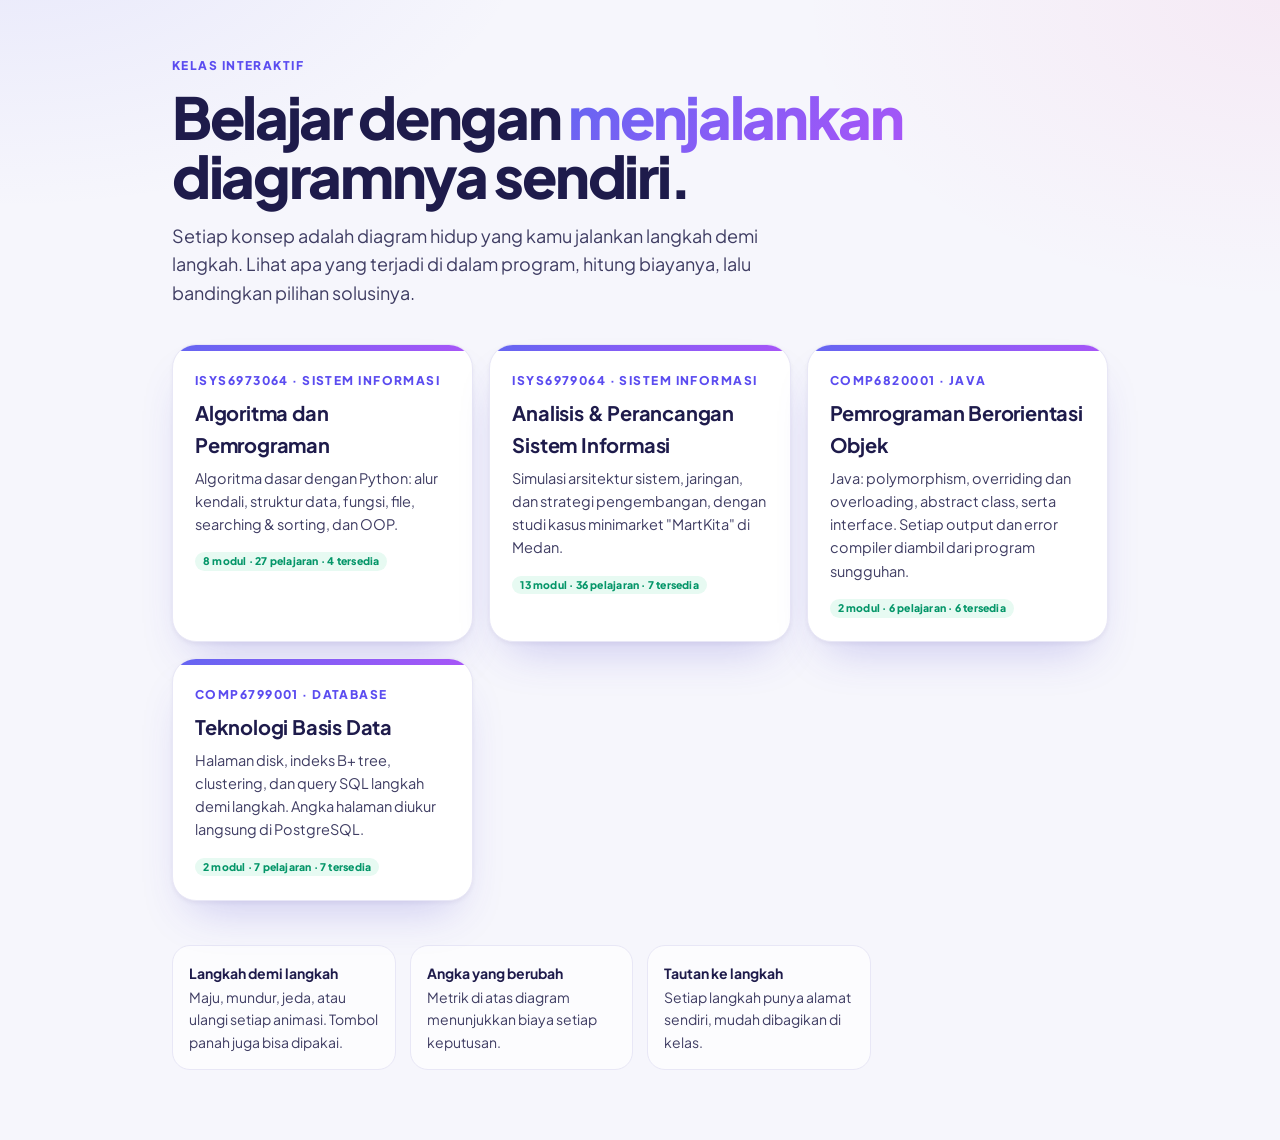
<file: index.html>
<!DOCTYPE html>
<html lang="id">
<head>
  <meta charset="utf-8">
  <meta name="viewport" content="width=device-width, initial-scale=1">
  <title>Kelas Interaktif</title>
  <link rel="icon" href="data:image/svg+xml,%3Csvg xmlns=%27http://www.w3.org/2000/svg%27 viewBox=%270 0 32 32%27%3E%3Crect width=%2732%27 height=%2732%27 rx=%278%27 fill=%27%23152036%27/%3E%3Crect x=%277%27 y=%2716%27 width=%275%27 height=%279%27 rx=%271%27 fill=%27%23a8dec5%27/%3E%3Crect x=%2714%27 y=%2711%27 width=%275%27 height=%2714%27 rx=%271%27 fill=%27%23ee7d1c%27/%3E%3Crect x=%2721%27 y=%277%27 width=%275%27 height=%2718%27 rx=%271%27 fill=%27%23fff%27/%3E%3C/svg%3E">
  <meta name="description" content="Materi kuliah interaktif: setiap konsep adalah diagram animasi yang dijalankan langkah demi langkah.">
  <link rel="preconnect" href="https://fonts.googleapis.com">
  <link rel="preconnect" href="https://fonts.gstatic.com" crossorigin>
  <link rel="stylesheet" href="https://fonts.googleapis.com/css2?family=JetBrains+Mono:wght@500;600;700;800&family=Plus+Jakarta+Sans:wght@400;500;600;700;800&display=swap">
  <link rel="stylesheet" href="shared/style.css">
  <style>
    .home { max-width: 980px; margin: 0 auto; padding: 56px 22px 70px; }
    .home h1 { font-size: clamp(34px, 5.6vw, 58px); letter-spacing: -.04em; line-height: 1.02; margin: 12px 0 16px; font-weight: 800; }
    .home h1 em { font-style: normal; background: var(--grad); -webkit-background-clip: text; background-clip: text; color: transparent; }
    .home .lead { font-size: 18px; color: var(--ink-2); max-width: 640px; margin: 0 0 36px; }
    .courses { display: grid; grid-template-columns: repeat(auto-fill, minmax(290px, 1fr)); gap: 16px; }
    .course { position: relative; overflow: hidden; display: block; text-decoration: none; color: var(--ink); background: var(--surface); border: 1px solid var(--line); border-radius: 24px; padding: 22px; box-shadow: var(--shadow-lg); transition: transform .25s var(--ease), box-shadow .25s; }
    .course::before { content: ""; position: absolute; inset: 0 0 auto 0; height: 6px; background: var(--grad); }
    .course:hover { transform: translateY(-4px); }
    .course h2 { margin: 6px 0 6px; font-size: 20px; letter-spacing: -.01em; }
    .course p { margin: 0 0 12px; color: var(--ink-2); font-size: 14.5px; }
    .course.soon { opacity: .6; pointer-events: none; }
    .how { margin-top: 44px; display: grid; grid-template-columns: repeat(auto-fill, minmax(220px, 1fr)); gap: 14px; }
    .how div { font-size: 14px; color: var(--ink-2); background: rgba(255,255,255,.7); border: 1px solid var(--line); border-radius: 18px; padding: 16px; }
    .how b { display: block; color: var(--ink); margin-bottom: 2px; }
  </style>
</head>
<body>
  <main class="home">
    <div class="eyebrow">Kelas Interaktif</div>
    <h1>Belajar dengan <em>menjalankan</em> diagramnya sendiri.</h1>
    <p class="lead">Setiap konsep adalah diagram hidup yang kamu jalankan langkah demi langkah. Lihat apa yang terjadi di dalam program, hitung biayanya, lalu bandingkan pilihan solusinya.</p>
    <div class="courses">
      <a class="course" href="algoritma-pemrograman/index.html">
        <span class="eyebrow">ISYS6973064 · Sistem Informasi</span>
        <h2>Algoritma dan Pemrograman</h2>
        <p>Algoritma dasar dengan Python: alur kendali, struktur data, fungsi, file, searching &amp; sorting, dan OOP.</p>
        <span class="pill ready">8 modul · 27 pelajaran · 4 tersedia</span>
      </a>
      <a class="course" href="analisis-perancangan-si/index.html">
        <span class="eyebrow">ISYS6979064 · Sistem Informasi</span>
        <h2>Analisis &amp; Perancangan Sistem Informasi</h2>
        <p>Simulasi arsitektur sistem, jaringan, dan strategi pengembangan, dengan studi kasus minimarket "MartKita" di Medan.</p>
        <span class="pill ready">13 modul · 36 pelajaran · 7 tersedia</span>
      </a>
      <a class="course" href="pemrograman-berorientasi-objek/index.html">
        <span class="eyebrow">COMP6820001 · Java</span>
        <h2>Pemrograman Berorientasi Objek</h2>
        <p>Java: polymorphism, overriding dan overloading, abstract class, serta interface. Setiap output dan error compiler diambil dari program sungguhan.</p>
        <span class="pill ready">2 modul · 6 pelajaran · 6 tersedia</span>
      </a>
      <a class="course" href="teknologi-basis-data/index.html">
        <span class="eyebrow">COMP6799001 · Database</span>
        <h2>Teknologi Basis Data</h2>
        <p>Halaman disk, indeks B+ tree, clustering, dan query SQL langkah demi langkah. Angka halaman diukur langsung di PostgreSQL.</p>
        <span class="pill ready">2 modul · 7 pelajaran · 7 tersedia</span>
      </a>
    </div>
    <div class="how">
      <div><b>Langkah demi langkah</b>Maju, mundur, jeda, atau ulangi setiap animasi. Tombol panah juga bisa dipakai.</div>
      <div><b>Angka yang berubah</b>Metrik di atas diagram menunjukkan biaya setiap keputusan.</div>
      <div><b>Tautan ke langkah</b>Setiap langkah punya alamat sendiri, mudah dibagikan di kelas.</div>
    </div>
  </main>
</body>
</html>
</file>
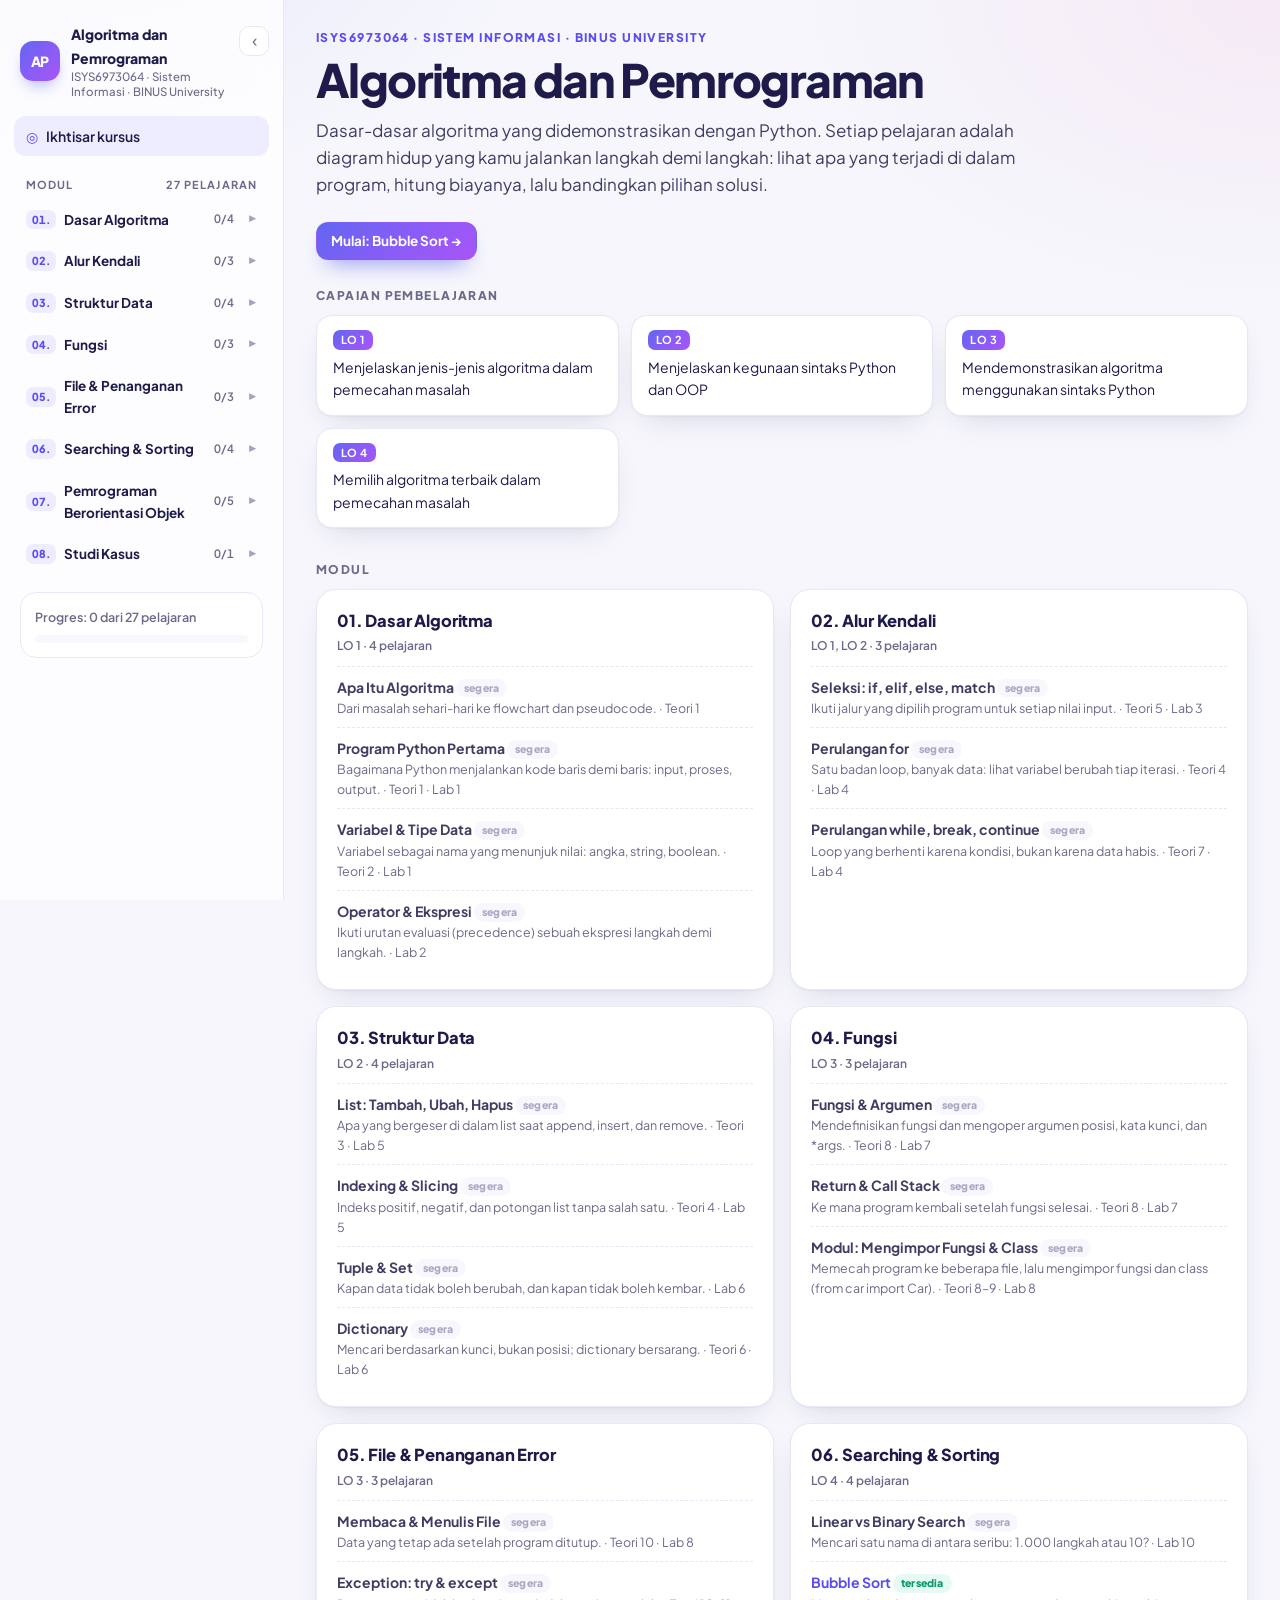
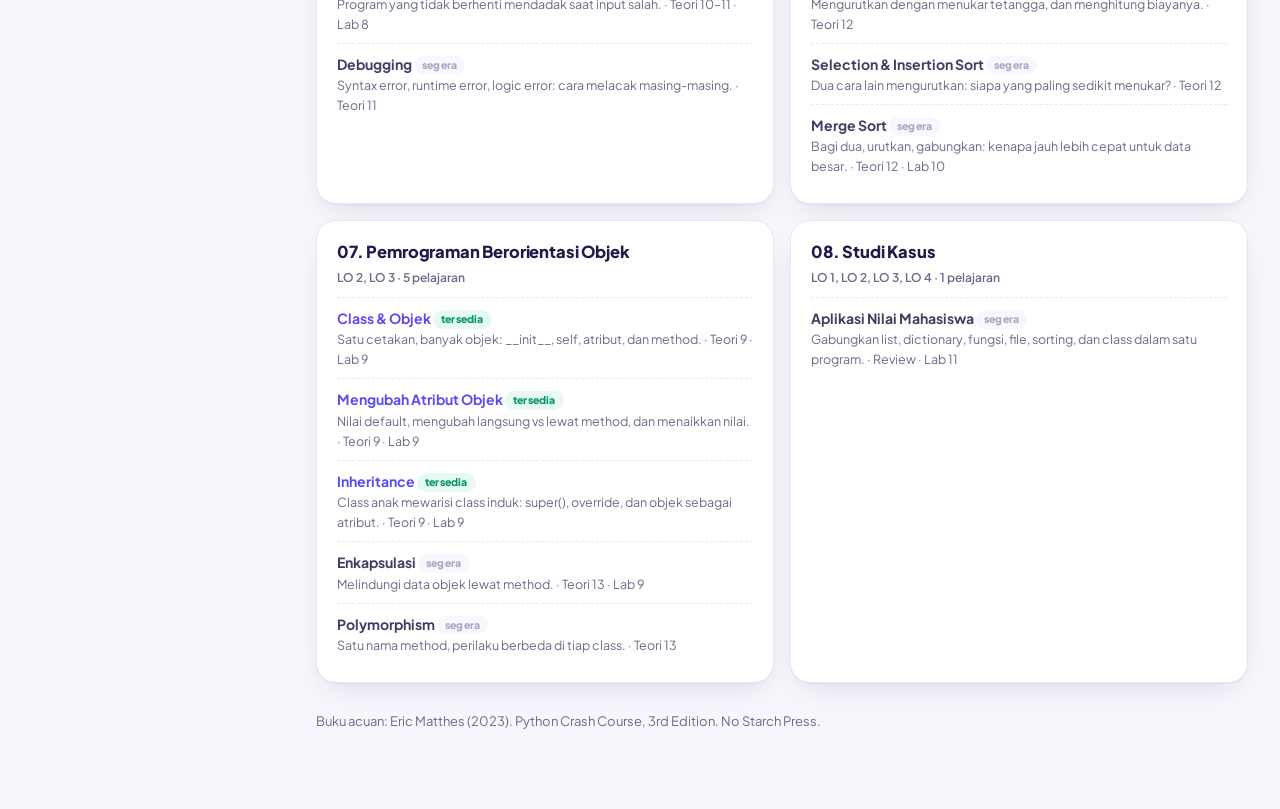
<file: algoritma-pemrograman/index.html>
<!DOCTYPE html>
<html lang="id">
<head>
  <meta charset="utf-8">
  <meta name="viewport" content="width=device-width, initial-scale=1">
  <title>Algoritma dan Pemrograman · Kelas Interaktif</title>
  <link rel="icon" href="data:image/svg+xml,%3Csvg xmlns=%27http://www.w3.org/2000/svg%27 viewBox=%270 0 32 32%27%3E%3Crect width=%2732%27 height=%2732%27 rx=%278%27 fill=%27%23152036%27/%3E%3Crect x=%277%27 y=%2716%27 width=%275%27 height=%279%27 rx=%271%27 fill=%27%23a8dec5%27/%3E%3Crect x=%2714%27 y=%2711%27 width=%275%27 height=%2714%27 rx=%271%27 fill=%27%23ee7d1c%27/%3E%3Crect x=%2721%27 y=%277%27 width=%275%27 height=%2718%27 rx=%271%27 fill=%27%23fff%27/%3E%3C/svg%3E">
  <meta name="description" content="ISYS6973064 Algorithm and Programming: pelajaran interaktif dengan diagram animasi yang dijalankan langkah demi langkah.">
  <link rel="preconnect" href="https://fonts.googleapis.com">
  <link rel="preconnect" href="https://fonts.gstatic.com" crossorigin>
  <link rel="stylesheet" href="https://fonts.googleapis.com/css2?family=JetBrains+Mono:wght@500;600;700;800&family=Plus+Jakarta+Sans:wght@400;500;600;700;800&display=swap">
  <link rel="stylesheet" href="../shared/style.css">
  <link rel="stylesheet" href="../shared/iso.css">
  <link rel="stylesheet" href="../shared/renderers/sort.css">
  <link rel="stylesheet" href="../shared/renderers/oop.css">
</head>
<body>
  <noscript>Halaman ini membutuhkan JavaScript untuk menjalankan diagram interaktif.</noscript>
  <div id="app"></div>
  <script src="../shared/engine.js"></script>
  <script src="../shared/iso.js"></script>
  <script src="../shared/renderers/sort.js"></script>
  <script src="../shared/renderers/oop.js"></script>
  <script src="course.js"></script>
  <script>Kelas.start(window.COURSE);</script>
</body>
</html>
</file>
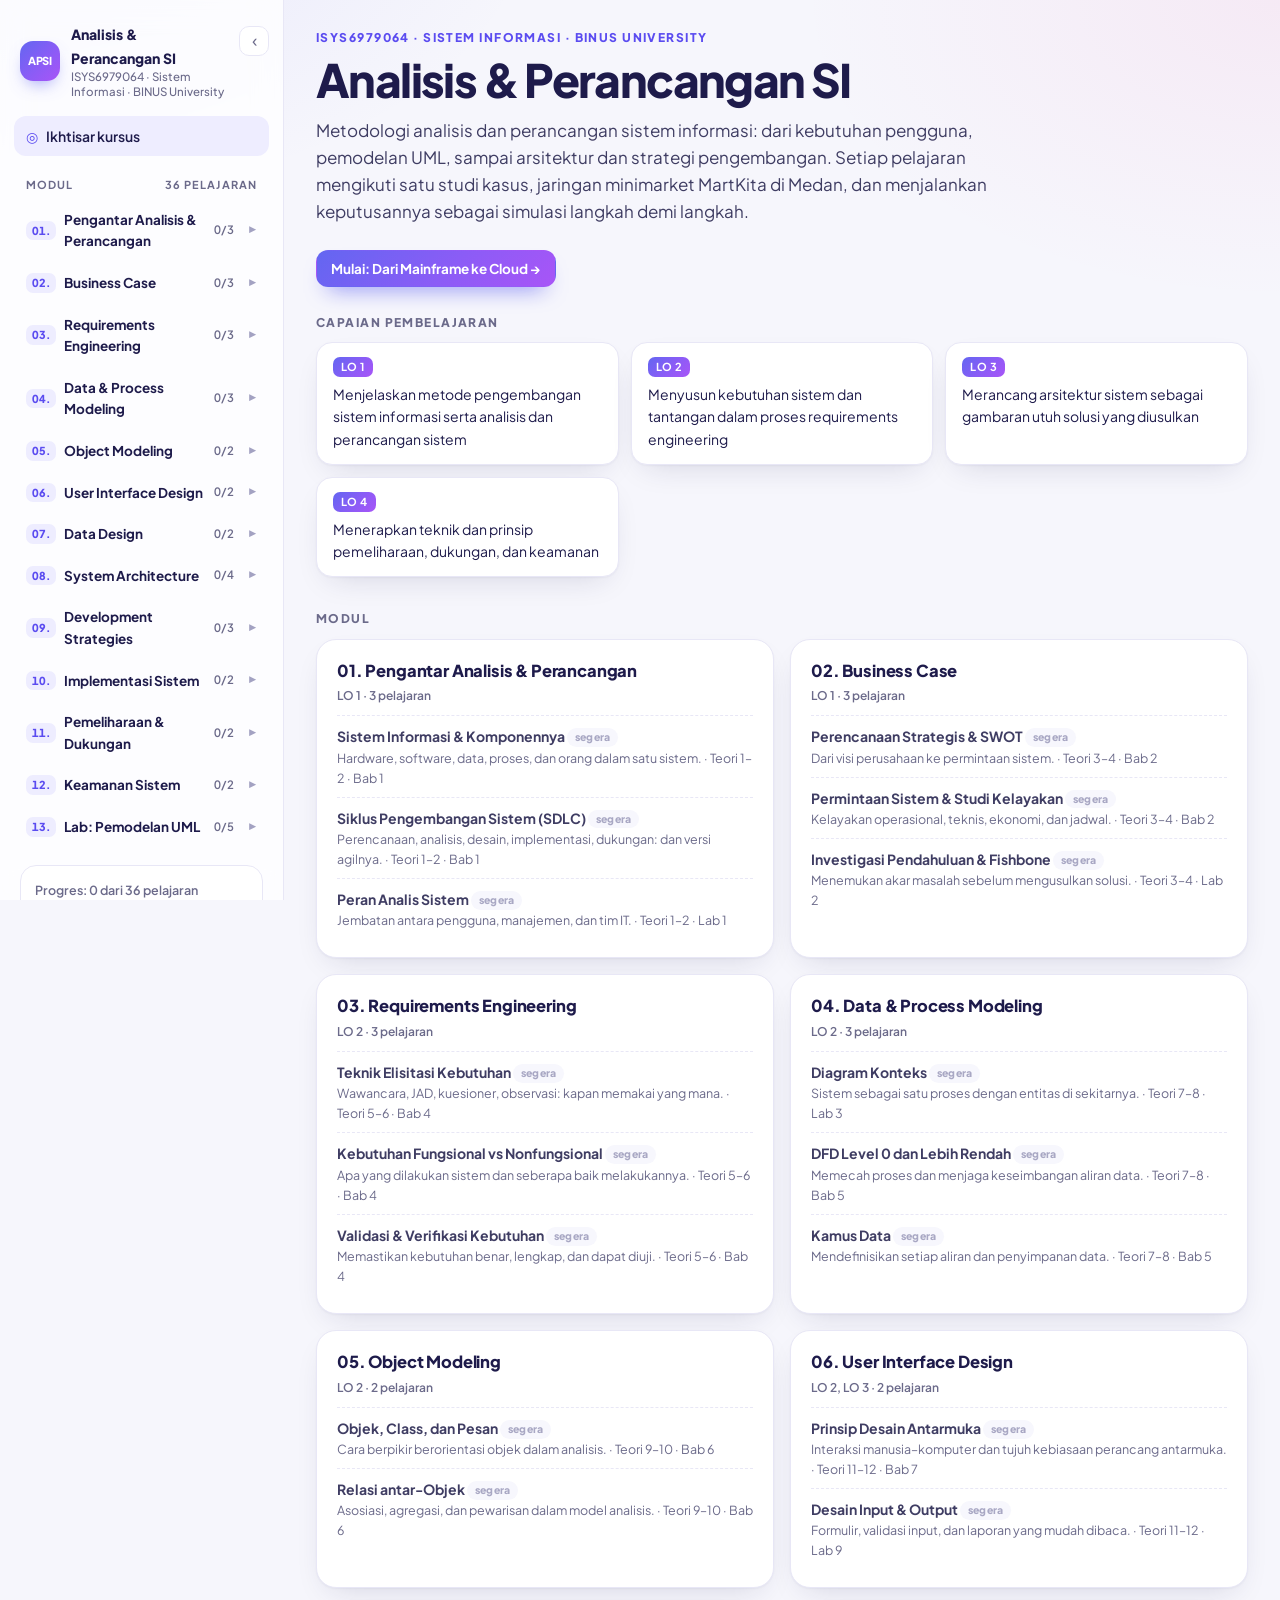
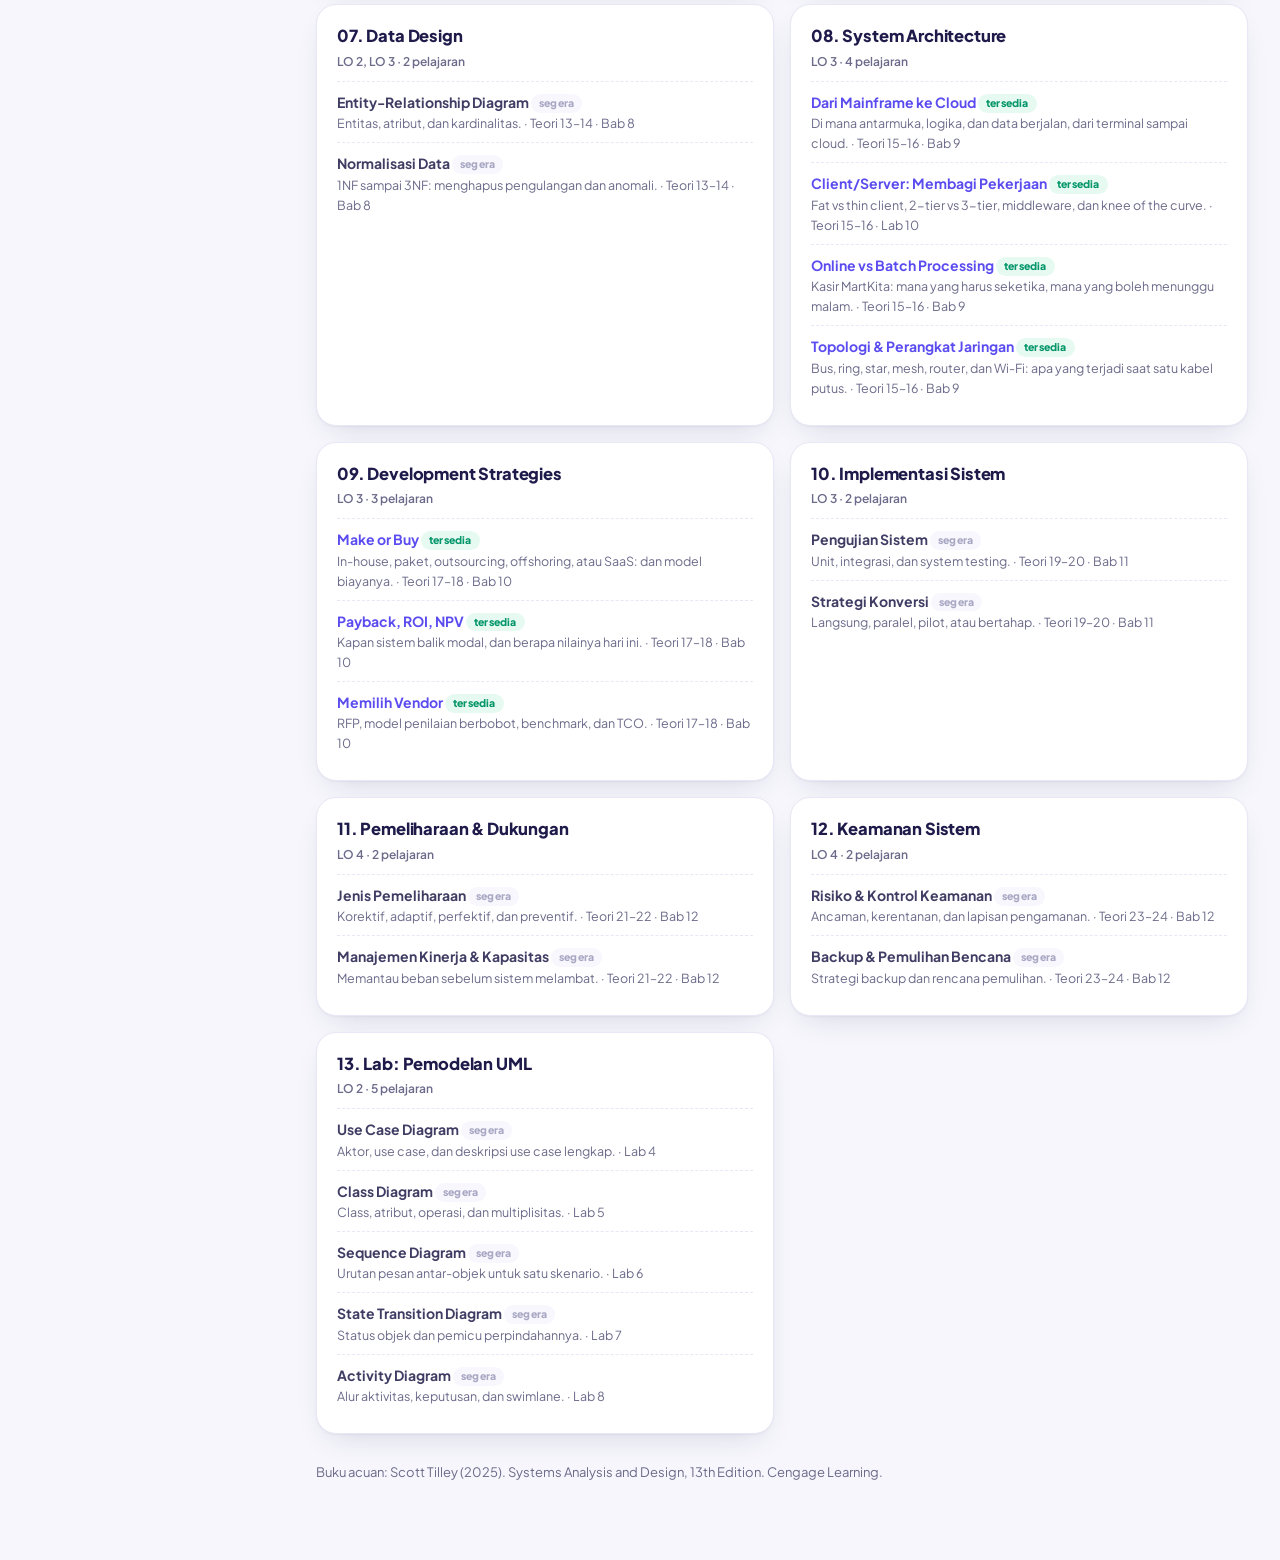
<file: analisis-perancangan-si/index.html>
<!DOCTYPE html>
<html lang="id">
<head>
  <meta charset="utf-8">
  <meta name="viewport" content="width=device-width, initial-scale=1">
  <title>Analisis & Perancangan SI · Kelas Interaktif</title>
  <link rel="icon" href="data:image/svg+xml,%3Csvg xmlns=%27http://www.w3.org/2000/svg%27 viewBox=%270 0 32 32%27%3E%3Crect width=%2732%27 height=%2732%27 rx=%278%27 fill=%27%23152036%27/%3E%3Crect x=%277%27 y=%2716%27 width=%275%27 height=%279%27 rx=%271%27 fill=%27%23a8dec5%27/%3E%3Crect x=%2714%27 y=%2711%27 width=%275%27 height=%2714%27 rx=%271%27 fill=%27%23ee7d1c%27/%3E%3Crect x=%2721%27 y=%277%27 width=%275%27 height=%2718%27 rx=%271%27 fill=%27%23fff%27/%3E%3C/svg%3E">
  <meta name="description" content="ISYS6979064 Information Systems Analysis and Design: simulasi interaktif arsitektur sistem dan strategi pengembangan.">
  <link rel="preconnect" href="https://fonts.googleapis.com">
  <link rel="preconnect" href="https://fonts.gstatic.com" crossorigin>
  <link rel="stylesheet" href="https://fonts.googleapis.com/css2?family=JetBrains+Mono:wght@500;600;700;800&family=Plus+Jakarta+Sans:wght@400;500;600;700;800&display=swap">
  <link rel="stylesheet" href="../shared/style.css">
  <link rel="stylesheet" href="../shared/iso.css">
  <link rel="stylesheet" href="../shared/renderers/sort.css">
  <link rel="stylesheet" href="../shared/renderers/net.css">
</head>
<body>
  <noscript>Halaman ini membutuhkan JavaScript untuk menjalankan diagram interaktif.</noscript>
  <div id="app"></div>
  <script src="../shared/sfx.js"></script>
  <script src="../shared/engine.js"></script>
  <script src="../shared/iso.js"></script>
  <script src="../shared/renderers/net.js"></script>
  <script src="course.js"></script>
  <script>Kelas.start(window.COURSE);</script>
</body>
</html>
</file>
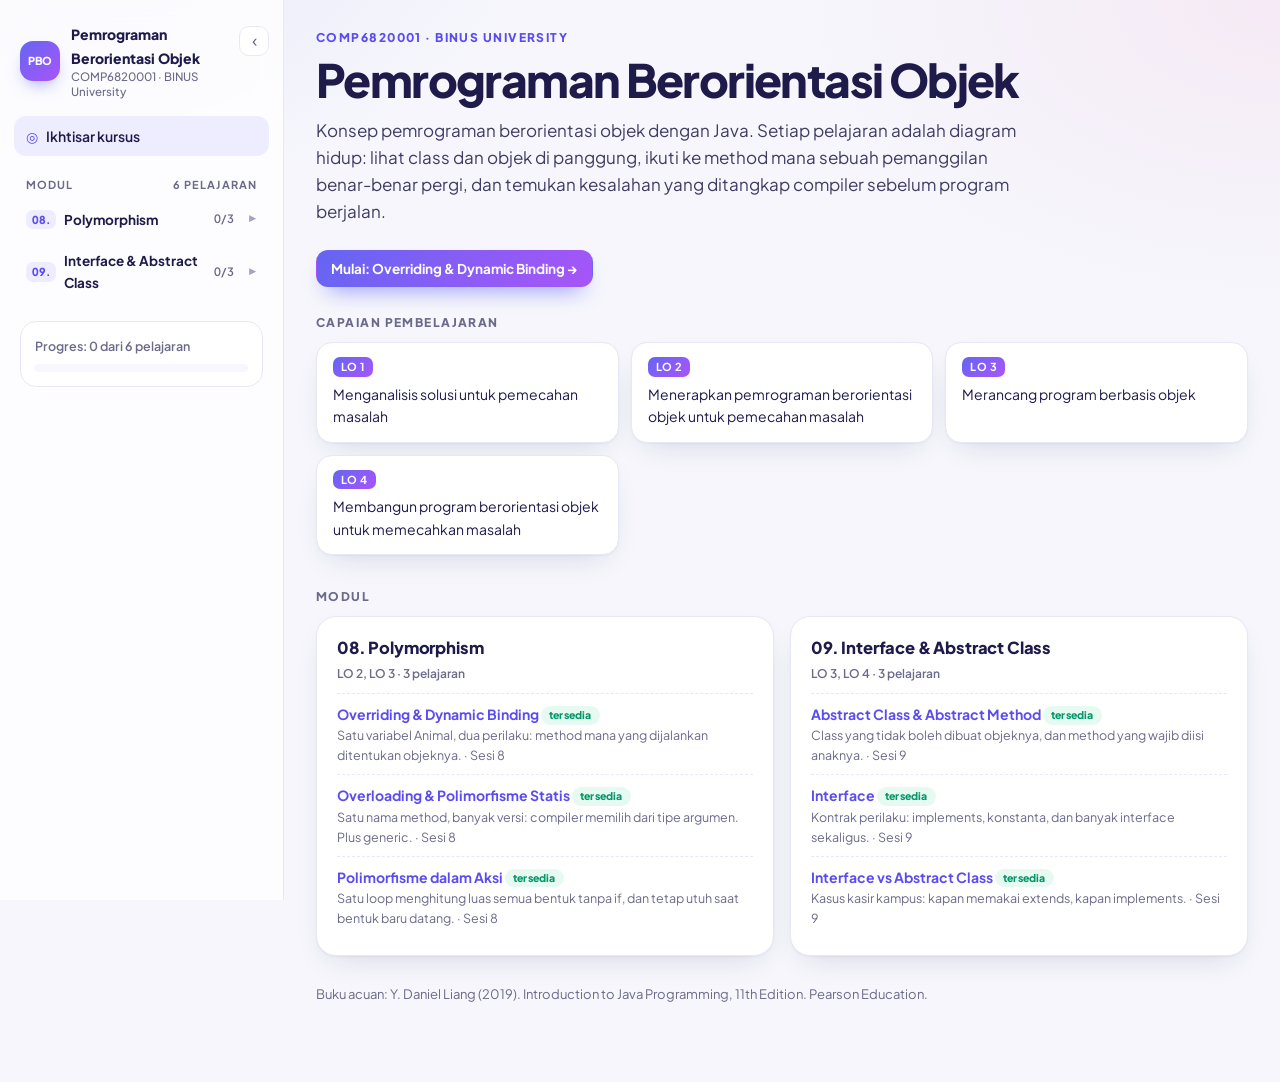
<file: pemrograman-berorientasi-objek/index.html>
<!DOCTYPE html>
<html lang="id">
<head>
  <meta charset="utf-8">
  <meta name="viewport" content="width=device-width, initial-scale=1">
  <title>Pemrograman Berorientasi Objek · Kelas Interaktif</title>
  <link rel="icon" href="data:image/svg+xml,%3Csvg xmlns=%27http://www.w3.org/2000/svg%27 viewBox=%270 0 32 32%27%3E%3Crect width=%2732%27 height=%2732%27 rx=%278%27 fill=%27%23152036%27/%3E%3Crect x=%277%27 y=%2716%27 width=%275%27 height=%279%27 rx=%271%27 fill=%27%23a8dec5%27/%3E%3Crect x=%2714%27 y=%2711%27 width=%275%27 height=%2714%27 rx=%271%27 fill=%27%23ee7d1c%27/%3E%3Crect x=%2721%27 y=%277%27 width=%275%27 height=%2718%27 rx=%271%27 fill=%27%23fff%27/%3E%3C/svg%3E">
  <meta name="description" content="COMP6820001 Object Oriented Programming: pelajaran interaktif dengan diagram animasi yang dijalankan langkah demi langkah.">
  <link rel="preconnect" href="https://fonts.googleapis.com">
  <link rel="preconnect" href="https://fonts.gstatic.com" crossorigin>
  <link rel="stylesheet" href="https://fonts.googleapis.com/css2?family=JetBrains+Mono:wght@500;600;700;800&family=Plus+Jakarta+Sans:wght@400;500;600;700;800&display=swap">
  <link rel="stylesheet" href="../shared/style.css">
  <link rel="stylesheet" href="../shared/iso.css">
  <link rel="stylesheet" href="../shared/renderers/sort.css">
  <link rel="stylesheet" href="../shared/renderers/oop.css">
</head>
<body>
  <noscript>Halaman ini membutuhkan JavaScript untuk menjalankan diagram interaktif.</noscript>
  <div id="app"></div>
  <script src="../shared/sfx.js"></script>
  <script src="../shared/engine.js"></script>
  <script src="../shared/iso.js"></script>
  <script src="../shared/renderers/oop.js"></script>
  <script src="course.js"></script>
  <script>Kelas.start(window.COURSE);</script>
</body>
</html>
</file>
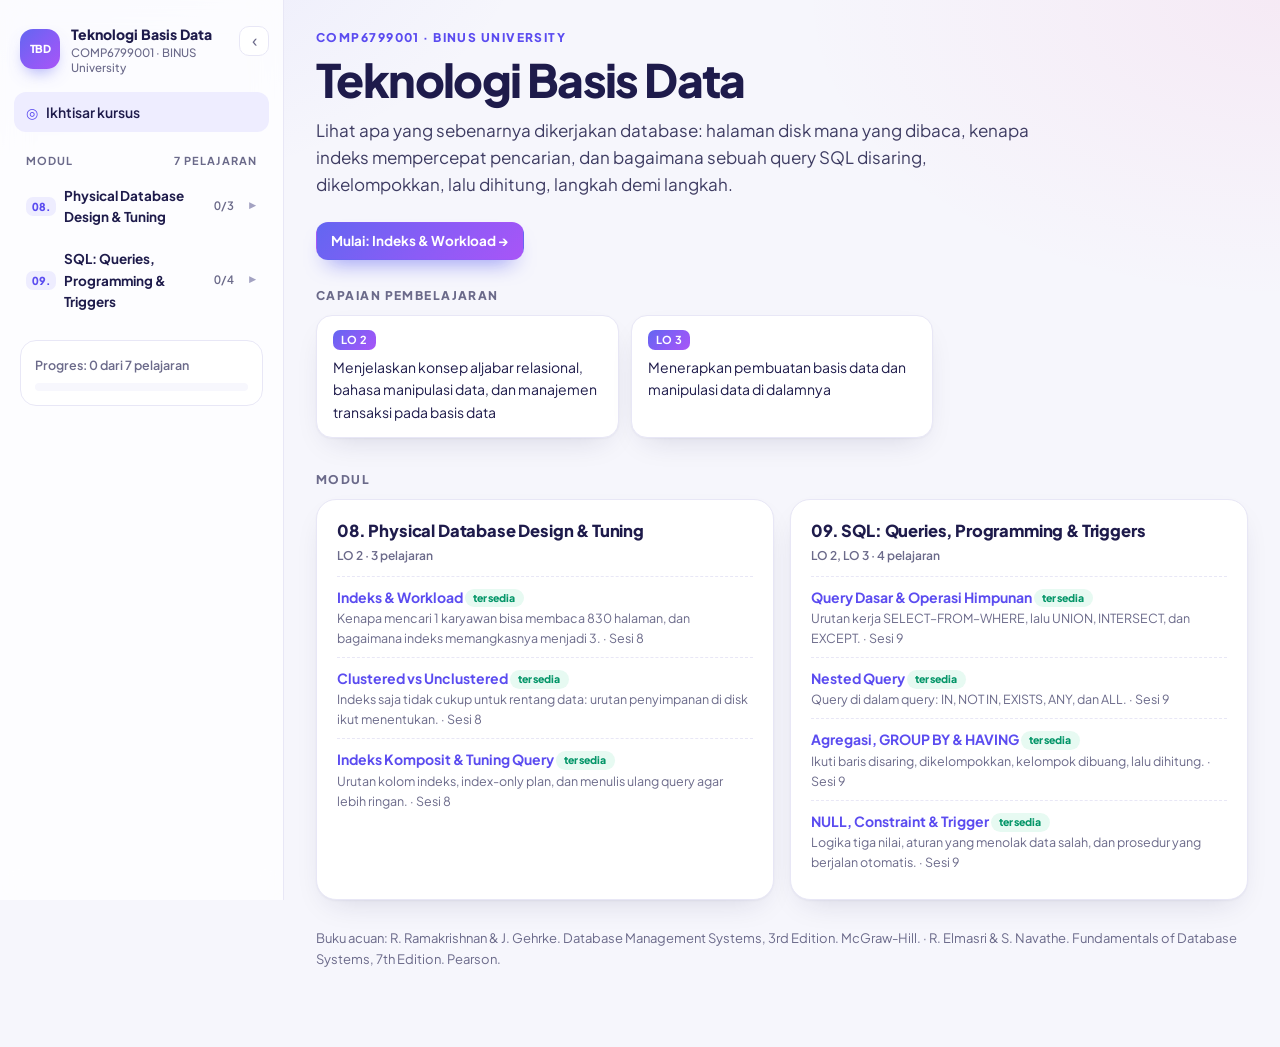
<file: teknologi-basis-data/index.html>
<!DOCTYPE html>
<html lang="id">
<head>
  <meta charset="utf-8">
  <meta name="viewport" content="width=device-width, initial-scale=1">
  <title>Teknologi Basis Data · Kelas Interaktif</title>
  <link rel="icon" href="data:image/svg+xml,%3Csvg xmlns=%27http://www.w3.org/2000/svg%27 viewBox=%270 0 32 32%27%3E%3Crect width=%2732%27 height=%2732%27 rx=%278%27 fill=%27%23152036%27/%3E%3Crect x=%277%27 y=%2716%27 width=%275%27 height=%279%27 rx=%271%27 fill=%27%23a8dec5%27/%3E%3Crect x=%2714%27 y=%2711%27 width=%275%27 height=%2714%27 rx=%271%27 fill=%27%23ee7d1c%27/%3E%3Crect x=%2721%27 y=%277%27 width=%275%27 height=%2718%27 rx=%271%27 fill=%27%23fff%27/%3E%3C/svg%3E">
  <meta name="description" content="COMP6799001 Database Technology: pelajaran interaktif dengan diagram animasi yang dijalankan langkah demi langkah.">
  <link rel="preconnect" href="https://fonts.googleapis.com">
  <link rel="preconnect" href="https://fonts.gstatic.com" crossorigin>
  <link rel="stylesheet" href="https://fonts.googleapis.com/css2?family=JetBrains+Mono:wght@500;600;700;800&family=Plus+Jakarta+Sans:wght@400;500;600;700;800&display=swap">
  <link rel="stylesheet" href="../shared/style.css">
  <link rel="stylesheet" href="../shared/iso.css">
  <link rel="stylesheet" href="../shared/renderers/sort.css">
  <link rel="stylesheet" href="../shared/renderers/db.css">
</head>
<body>
  <noscript>Halaman ini membutuhkan JavaScript untuk menjalankan diagram interaktif.</noscript>
  <div id="app"></div>
  <script src="../shared/sfx.js"></script>
  <script src="../shared/engine.js"></script>
  <script src="../shared/iso.js"></script>
  <script src="../shared/renderers/db.js"></script>
  <script src="course.js"></script>
  <script>Kelas.start(window.COURSE);</script>
</body>
</html>
</file>
<file: shared/style.css>
/* Kelas Interaktif — gaya bersama
 * Huruf: Plus Jakarta Sans (UI) + JetBrains Mono (kode). Aksen: gradasi indigo → violet.
 */
:root {
  --bg: #f6f6fc;
  --surface: #ffffff;
  --surface-2: #f7f7fd;
  --ink: #1e1b4b;
  --ink-2: #3f3d63;
  --muted: #6b6a8a;
  --line: #e8e7f6;
  --accent: #5b4cf0;
  --accent-2: #8b5cf6;
  --accent-soft: #eeedff;
  --grad: linear-gradient(135deg, #6366f1 0%, #8b5cf6 55%, #a855f7 100%);
  --grad-warm: linear-gradient(135deg, #f59e0b, #f97316);
  --grad-ok: linear-gradient(135deg, #10b981, #059669);
  --warm: #f59e0b;
  --warm-soft: #fff7e6;
  --ok: #059669;
  --ok-soft: #e7faf2;
  --bad: #e11d48;
  --bad-soft: #fff0f3;
  --sky: #0284c7;
  --sky-soft: #e8f6fe;
  --violet: #a21caf;
  --violet-soft: #fbf0ff;
  --radius: 20px;
  --radius-sm: 12px;
  --shadow: 0 1px 2px rgba(30, 27, 75, .04), 0 12px 32px -14px rgba(30, 27, 75, .18);
  --shadow-lg: 0 2px 4px rgba(30, 27, 75, .05), 0 24px 48px -20px rgba(67, 56, 202, .28);
  --sans: "Plus Jakarta Sans", system-ui, -apple-system, "Segoe UI", Roboto, Arial, sans-serif;
  --mono: "JetBrains Mono", ui-monospace, "SF Mono", "Cascadia Code", Menlo, Consolas, monospace;
  --ease: cubic-bezier(.3, .7, .2, 1);
}

* { box-sizing: border-box; }
html, body { margin: 0; }
body {
  font-family: var(--sans);
  color: var(--ink);
  background:
    radial-gradient(900px 500px at 0% -10%, rgba(99, 102, 241, .10), transparent 60%),
    radial-gradient(800px 500px at 100% 0%, rgba(236, 72, 153, .07), transparent 60%),
    var(--bg);
  background-attachment: fixed;
  font-size: 15px;
  line-height: 1.6;
  -webkit-font-smoothing: antialiased;
}
a { color: var(--accent); }
button { font: inherit; color: inherit; }
code { font-family: var(--mono); font-size: .86em; background: var(--accent-soft); color: #4338ca; border-radius: 6px; padding: .05em .4em; font-weight: 600; }
:focus-visible { outline: 3px solid #a5b4fc; outline-offset: 2px; border-radius: 8px; }
::selection { background: #ddd6fe; }

/* ---------- Kerangka aplikasi ---------- */
.app { display: grid; grid-template-columns: 284px minmax(0, 1fr); min-height: 100vh; transition: grid-template-columns .32s var(--ease); }
.app.side-collapsed { grid-template-columns: 76px minmax(0, 1fr); }
.topbar {
  display: none; position: sticky; top: 0; z-index: 30;
  align-items: center; gap: 10px; padding: 10px 14px;
  background: rgba(255, 255, 255, .85); backdrop-filter: blur(12px); border-bottom: 1px solid var(--line);
}
.topbar strong { font-size: 15px; font-weight: 800; }
.icon-btn {
  border: 1px solid var(--line); background: var(--surface); border-radius: 12px;
  width: 40px; height: 40px; display: grid; place-items: center; cursor: pointer; font-size: 17px;
}

.sidebar {
  position: sticky; top: 0; height: 100vh; overflow-y: auto;
  background: rgba(255, 255, 255, .78); backdrop-filter: blur(14px);
  border-right: 1px solid var(--line); padding: 20px 14px 28px;
}
.side-top { display: flex; align-items: flex-start; gap: 6px; }
.brand { display: flex; align-items: center; gap: 11px; text-decoration: none; color: var(--ink); padding: 2px 6px 16px; flex: 1; min-width: 0; }
.side-toggle {
  flex: none; width: 30px; height: 30px; margin-top: 6px; border-radius: 10px; border: 1px solid var(--line); background: var(--surface);
  display: grid; place-items: center; cursor: pointer; color: var(--muted); font-size: 18px; line-height: 1;
  transition: background .2s, color .2s, transform .3s var(--ease);
}
.side-toggle:hover { background: var(--accent-soft); color: var(--accent); }
.side-toggle .chev-l { display: block; transform: translateY(-1px); transition: transform .3s var(--ease); }
.side-rail { display: none; flex-direction: column; align-items: center; gap: 8px; padding-top: 6px; }
.rail-btn {
  position: relative; width: 44px; height: 44px; border-radius: 14px; border: 1px solid var(--line); background: var(--surface);
  display: grid; place-items: center; cursor: pointer; text-decoration: none; color: var(--muted);
  font-family: var(--sans); font-weight: 800; font-size: 13px; transition: transform .2s var(--ease), background .2s, color .2s, box-shadow .2s;
}
.rail-btn:hover { transform: translateY(-2px); color: var(--accent); border-color: #c7c4f3; }
.rail-btn.has-ready { color: var(--ink); }
.rail-btn.active { background: var(--grad); color: #fff; border-color: transparent; box-shadow: 0 10px 20px -12px rgba(99, 102, 241, .9); }
.rail-btn i { position: absolute; left: 7px; right: 7px; bottom: 5px; height: 3px; border-radius: 3px; background: var(--line); overflow: hidden; }
.rail-btn i::after { content: ""; position: absolute; inset: 0; width: calc(var(--p, 0) * 100%); background: #10b981; }
.rail-btn.active i { background: rgba(255, 255, 255, .3); }

/* Sidebar diciutkan menjadi lajur */
.app.side-collapsed .sidebar { padding: 18px 10px 24px; overflow-x: hidden; }
.app.side-collapsed .side-full, .app.side-collapsed .brand-text { display: none; }
.app.side-collapsed .side-top { flex-direction: column; align-items: center; gap: 8px; margin-bottom: 8px; }
.app.side-collapsed .brand { padding: 0; flex: none; }
.app.side-collapsed .side-toggle { margin-top: 0; }
.app.side-collapsed .side-toggle .chev-l { transform: rotate(180deg) translateY(1px); }
.app.side-collapsed .side-rail { display: flex; }

/* Mode presentasi: sidebar hilang, panggung membesar */
.app.present { grid-template-columns: minmax(0, 1fr); }
.app.present .sidebar, .app.present .topbar { display: none; }
.app.present .main { padding: 18px 22px 30px; }
.app.present .lesson { max-width: none; grid-template-columns: minmax(0, 1fr) 400px; }
.app.present .subtitle, .app.present .tags { display: none; }
.app.present .lesson h1 { font-size: clamp(22px, 2.4vw, 30px); margin-bottom: 12px; }
.app.present .iso-svg { height: min(62vh, 640px); }
.app.present .panel h2 { font-size: 24px; }
.app.present .panel p { font-size: 16px; }
.present-btn[aria-pressed="true"] { background: var(--ink); color: #fff; border-color: var(--ink); }
.brand-mark {
  width: 40px; height: 40px; border-radius: 13px; background: var(--grad); color: #fff; flex: none;
  display: grid; place-items: center; font-weight: 800; font-size: 14px; letter-spacing: -.3px;
  box-shadow: 0 8px 18px -8px rgba(99, 102, 241, .8);
}
.brand-mark.long { font-size: 11px; letter-spacing: -.4px; }
.brand small { display: block; color: var(--muted); font-size: 11.5px; line-height: 1.3; font-weight: 500; }
.brand b { font-size: 14px; line-height: 1.25; font-weight: 800; }
.side-link {
  display: flex; align-items: center; gap: 8px; padding: 9px 12px; border-radius: 12px; text-decoration: none; color: var(--ink-2);
  font-size: 14px; font-weight: 600; margin-bottom: 8px;
}
.side-link::before { content: "◎"; color: var(--accent); }
.side-link:hover, .side-link.active { background: var(--accent-soft); color: var(--ink); }
.side-head { display: flex; justify-content: space-between; font-size: 11px; letter-spacing: .1em; text-transform: uppercase; color: var(--muted); padding: 12px 12px 6px; font-weight: 700; }
.mod { margin-bottom: 2px; }
.mod-btn {
  width: 100%; display: flex; align-items: center; gap: 8px; text-align: left;
  border: 0; background: none; padding: 9px 12px; border-radius: 12px; cursor: pointer;
  font-weight: 700; font-size: 13.5px; color: var(--ink);
}
.mod-btn:hover { background: var(--surface-2); }
.mod-btn .num {
  font-variant-numeric: tabular-nums; font-weight: 800; font-size: 11px; color: var(--accent);
  background: var(--accent-soft); border-radius: 7px; padding: 1px 6px;
}
.mod-btn .count { margin-left: auto; color: var(--muted); font-weight: 600; font-size: 11.5px; font-variant-numeric: tabular-nums; }
.mod-btn .chev { transition: transform .25s var(--ease); color: #a3a2c2; font-size: 9px; order: 9; margin-left: 6px; }
.mod.open .chev { transform: rotate(90deg); }
.mod ul { list-style: none; margin: 2px 0 8px; padding: 0 0 0 14px; display: none; border-left: 2px solid var(--line); margin-left: 22px; }
.mod.open ul { display: block; }
.mod li a, .mod li span {
  display: flex; align-items: center; gap: 9px; padding: 7px 10px; border-radius: 10px;
  font-size: 13.5px; text-decoration: none; color: var(--ink-2); font-weight: 500;
}
.mod li a:hover { background: var(--surface-2); color: var(--ink); }
.mod li a.active { background: var(--grad); color: #fff; font-weight: 700; box-shadow: 0 10px 20px -12px rgba(99, 102, 241, .9); }
.mod li a.active .dot { border-color: #fff; }
.mod li span { color: #a9a8c4; cursor: default; }
.dot { width: 9px; height: 9px; border-radius: 50%; border: 2px solid currentColor; flex: none; opacity: .65; }
.dot.done { background: #10b981; border-color: #10b981; opacity: 1; }
.soon { margin-left: auto; font-size: 10px; font-style: normal; font-weight: 700; border-radius: 99px; padding: 1px 7px; color: #a9a8c4; background: var(--surface-2); }
.progress-box { margin: 18px 6px 0; padding: 14px; border: 1px solid var(--line); border-radius: 16px; font-size: 12.5px; color: var(--muted); background: var(--surface); font-weight: 600; }
.bar { height: 8px; background: var(--surface-2); border-radius: 99px; overflow: hidden; margin-top: 8px; }
.bar i { display: block; height: 100%; background: var(--grad-ok); border-radius: 99px; transition: width .5s var(--ease); }

.main { min-width: 0; padding: 28px 32px 64px; }
.scrim { display: none; }

/* ---------- Halaman ikhtisar ---------- */
.overview { max-width: 1080px; }
.eyebrow { font-size: 12px; letter-spacing: .12em; text-transform: uppercase; color: var(--accent); font-weight: 800; }
.overview h1 { font-size: clamp(30px, 4.4vw, 46px); line-height: 1.08; margin: 8px 0 12px; letter-spacing: -.035em; font-weight: 800; }
.overview .lead { font-size: 17px; color: var(--ink-2); max-width: 720px; margin: 0 0 24px; }
.overview h2.eyebrow { color: var(--muted); }
.lo-grid { display: grid; grid-template-columns: repeat(auto-fill, minmax(230px, 1fr)); gap: 12px; margin-bottom: 32px; }
.lo { background: var(--surface); border: 1px solid var(--line); border-radius: 16px; padding: 14px 16px; font-size: 14px; box-shadow: var(--shadow); }
.lo b { display: table; font-size: 11px; color: #fff; background: var(--grad); border-radius: 7px; padding: 1px 8px; margin-bottom: 6px; letter-spacing: .04em; }
.mod-grid { display: grid; grid-template-columns: repeat(auto-fill, minmax(310px, 1fr)); gap: 16px; }
.mod-card { background: var(--surface); border: 1px solid var(--line); border-radius: var(--radius); padding: 18px 20px; box-shadow: var(--shadow); transition: transform .25s var(--ease), box-shadow .25s; }
.mod-card:hover { transform: translateY(-3px); box-shadow: var(--shadow-lg); }
.mod-card h3 { margin: 0 0 2px; font-size: 16.5px; font-weight: 800; letter-spacing: -.01em; }
.mod-card .meta { font-size: 12px; color: var(--muted); margin-bottom: 10px; font-weight: 600; }
.mod-card ol { margin: 0; padding: 0; list-style: none; }
.mod-card li { padding: 9px 0; border-top: 1px dashed var(--line); font-size: 14px; }
.mod-card li a { font-weight: 700; text-decoration: none; }
.mod-card li .t { font-weight: 700; color: var(--ink-2); }
.mod-card li small { display: block; color: var(--muted); font-size: 12.5px; }
.pill { display: inline-block; font-size: 10.5px; font-weight: 800; border-radius: 99px; padding: 1px 8px; background: var(--surface-2); color: #a9a8c4; vertical-align: 1px; letter-spacing: .02em; }
.pill.ready { background: var(--ok-soft); color: var(--ok); }

/* ---------- Pelajaran ---------- */
.lesson { display: grid; grid-template-columns: minmax(0, 1fr) 380px; gap: 24px; align-items: start; max-width: 1500px; }
.crumb { font-size: 12.5px; color: var(--muted); font-weight: 700; letter-spacing: .01em; }
.lesson h1 { font-size: clamp(26px, 3.2vw, 36px); margin: 6px 0 10px; letter-spacing: -.035em; line-height: 1.1; font-weight: 800; }
.tags { display: flex; flex-wrap: wrap; gap: 6px; margin-bottom: 10px; }
.tag { font-size: 12px; font-weight: 700; padding: 3px 11px; border-radius: 99px; background: var(--surface); border: 1px solid var(--line); color: var(--ink-2); }
.tag:first-child { background: var(--accent-soft); border-color: transparent; color: var(--accent); }
.subtitle { color: var(--ink-2); margin: 0 0 18px; max-width: 780px; font-size: 15.5px; }

.metrics { display: grid; grid-template-columns: repeat(var(--cols, 4), minmax(0, 1fr)); gap: 10px; margin-bottom: 14px; }
.metric {
  position: relative; background: var(--surface); border: 1px solid var(--line); border-radius: 16px; padding: 12px 14px;
  box-shadow: var(--shadow); transition: border-color .3s, box-shadow .3s, transform .3s var(--ease);
}
.metric small { display: block; font-size: 10.5px; letter-spacing: .1em; text-transform: uppercase; color: var(--muted); font-weight: 800; padding-right: 36px; }
.metric b { display: block; font-size: 25px; font-weight: 800; font-variant-numeric: tabular-nums; letter-spacing: -.02em; margin-top: 2px; }
.metric .mi {
  position: absolute; right: 12px; top: 12px; width: 32px; height: 32px; border-radius: 10px;
  display: grid; place-items: center; color: #fff; font-family: var(--mono); font-size: 13px; font-weight: 800; letter-spacing: -.5px;
  background: var(--grad);
}
.metric:nth-child(2) .mi { background: var(--grad-warm); }
.metric:nth-child(3) .mi { background: linear-gradient(135deg, #0ea5e9, #6366f1); }
.metric.total { background: var(--grad); border-color: transparent; color: #fff; box-shadow: 0 14px 30px -14px rgba(99, 102, 241, .9); }
.metric.total small { color: rgba(255, 255, 255, .78); }
.metric.total .mi { background: rgba(255, 255, 255, .2); }
.metric.bump { border-color: #6ee7b7; box-shadow: 0 0 0 4px rgba(16, 185, 129, .15), var(--shadow); transform: translateY(-2px); }
.metric.total.bump { box-shadow: 0 0 0 4px rgba(139, 92, 246, .25), 0 14px 30px -14px rgba(99, 102, 241, .9); }

.stage-card { background: var(--surface); border: 1px solid var(--line); border-radius: 24px; box-shadow: var(--shadow-lg); overflow: hidden; }
.stage-tools { display: flex; flex-wrap: wrap; justify-content: flex-end; align-items: center; gap: 8px 6px; padding: 10px 12px 10px 16px; border-bottom: 1px solid var(--line); background: var(--surface); }
.stage-tools > .btn { flex-shrink: 0; padding: 6px 11px; font-size: 13px; }
.legend { display: flex; flex: 1 1 150px; flex-wrap: wrap; gap: 6px; font-size: 12px; color: var(--ink-2); margin-right: auto; font-weight: 600; }
.legend span { display: inline-flex; align-items: center; gap: 6px; background: var(--surface-2); border-radius: 99px; padding: 3px 10px 3px 7px; }
.legend i { width: 12px; height: 12px; border-radius: 4px; display: inline-block; }
.btn {
  display: inline-flex; align-items: center; gap: 6px; border: 1px solid var(--line); background: var(--surface);
  border-radius: 12px; padding: 7px 14px; cursor: pointer; font-size: 13.5px; font-weight: 700; color: var(--ink-2);
  text-decoration: none; white-space: nowrap; transition: transform .2s var(--ease), box-shadow .2s, border-color .2s, background .2s;
}
.btn:hover { border-color: #c7c4f3; color: var(--ink); transform: translateY(-1px); }
.btn:active { transform: translateY(0); }
.btn.primary { background: var(--grad); border-color: transparent; color: #fff; box-shadow: 0 12px 22px -12px rgba(99, 102, 241, .95); }
.btn.primary:hover { box-shadow: 0 16px 28px -12px rgba(99, 102, 241, 1); }
.btn[disabled] { opacity: .45; cursor: default; transform: none; }
.stage { position: relative; }

.stepper { display: flex; gap: 2px; margin-top: 14px; overflow-x: auto; padding: 6px 2px 8px; scrollbar-width: thin; }
.stepper button {
  flex: 1 0 76px; min-width: 76px; border: 0; background: none; cursor: pointer; padding: 4px 2px;
  display: flex; flex-direction: column; align-items: center; gap: 6px; font-size: 11.5px; color: var(--muted); font-weight: 600;
}
.stepper .n {
  width: 32px; height: 32px; border-radius: 50%; display: grid; place-items: center; font-weight: 800; font-size: 12.5px;
  border: 2px solid var(--line); background: var(--surface); position: relative; transition: background .3s, border-color .3s, box-shadow .3s, transform .3s var(--ease);
}
.stepper button:hover .n { border-color: #c7c4f3; transform: translateY(-2px); }
.stepper button + button .n::before { content: ""; position: absolute; right: 100%; top: 50%; width: 52px; height: 3px; margin-top: -1.5px; background: var(--line); border-radius: 2px; z-index: -1; transition: background .3s; }
.stepper button.done .n, .stepper button.cur .n { color: #fff; border-color: transparent; }
.stepper button.done .n { background: #a5a2f5; }
.stepper button.cur .n { background: var(--grad); box-shadow: 0 0 0 5px rgba(139, 92, 246, .18), 0 10px 18px -8px rgba(99, 102, 241, .9); transform: scale(1.08); }
.stepper button.done + button .n::before, .stepper button.done + button.cur .n::before { background: #a5a2f5; }
.stepper button.cur { color: var(--ink); font-weight: 800; }
.stepper .lbl { white-space: nowrap; overflow: hidden; text-overflow: ellipsis; max-width: 88px; }

.panel { position: sticky; top: 18px; display: flex; flex-direction: column; gap: 14px; }
.card { background: var(--surface); border: 1px solid var(--line); border-radius: var(--radius); box-shadow: var(--shadow); padding: 20px; }
.step-card { position: relative; overflow: hidden; --k1: #6366f1; --k2: #8b5cf6; --ksoft: var(--accent-soft); --kink: var(--accent); }
.step-card::before { content: ""; position: absolute; left: 0; right: 0; top: 0; height: 5px; background: linear-gradient(90deg, var(--k1), var(--k2)); }
.step-card.k-MASALAH { --k1: #f43f5e; --k2: #fb7185; --ksoft: var(--bad-soft); --kink: var(--bad); }
.step-card.k-TEKNIK { --k1: #0ea5e9; --k2: #6366f1; --ksoft: var(--sky-soft); --kink: var(--sky); }
.step-card.k-SOLUSI { --k1: #10b981; --k2: #34d399; --ksoft: var(--ok-soft); --kink: var(--ok); }
.step-card.k-KASUS { --k1: #d946ef; --k2: #a855f7; --ksoft: var(--violet-soft); --kink: var(--violet); }
.step-card.k-RANGKUMAN { --k1: #6366f1; --k2: #a855f7; }
.step-no { display: flex; align-items: center; justify-content: space-between; font-size: 11.5px; letter-spacing: .1em; font-weight: 800; color: var(--muted); margin: 4px 0 10px; }
.kind { font-size: 10.5px; letter-spacing: .1em; padding: 4px 10px; border-radius: 99px; font-weight: 800; color: #fff; background: linear-gradient(90deg, var(--k1), var(--k2)); }
.panel h2 { font-size: 22px; line-height: 1.22; margin: 0 0 10px; letter-spacing: -.025em; font-weight: 800; }
.panel p { margin: 0 0 11px; color: var(--ink-2); }
.panel ul.bullets { margin: 4px 0 12px; padding-left: 0; list-style: none; color: var(--ink-2); }
.panel ul.bullets li { position: relative; padding-left: 22px; margin-bottom: 6px; }
.panel ul.bullets li::before { content: ""; position: absolute; left: 4px; top: .62em; width: 8px; height: 8px; border-radius: 3px; background: var(--grad); transform: rotate(45deg); }
.callout { border-radius: 14px; padding: 12px 14px 12px 14px; margin: 14px 0 4px; font-size: 14px; position: relative; }
.callout b { display: flex; align-items: center; gap: 6px; font-size: 10.5px; letter-spacing: .1em; margin-bottom: 3px; font-weight: 800; }
.callout.IDE { background: linear-gradient(135deg, #eef0ff, #f5efff); }
.callout.IDE b { color: var(--accent); }
.callout.IDE b::before { content: "✦"; font-size: 13px; }
.callout.PERLU { background: linear-gradient(135deg, #fff8e8, #fff2e0); }
.callout.PERLU b { color: #b45309; }
.callout.PERLU b::before { content: "ⓘ"; font-size: 13px; }
.changed { margin-top: 16px; border-top: 1px solid var(--line); padding-top: 12px; }
.changed h4, .box h4 { margin: 0 0 8px; font-size: 10.5px; letter-spacing: .12em; color: var(--muted); font-weight: 800; }
.changed ul { list-style: none; margin: 0; padding: 0; font-size: 13.5px; }
.changed li { display: flex; gap: 9px; padding: 4px 0; align-items: baseline; }
.sym { font-family: var(--mono); font-weight: 800; width: 20px; height: 20px; border-radius: 7px; display: inline-grid; place-items: center; flex: none; font-size: 12px; color: #fff; }
.sym.add { background: var(--grad-ok); }
.sym.mod { background: var(--grad-warm); }
.sym.del { background: linear-gradient(135deg, #f43f5e, #e11d48); }
.nav { display: flex; gap: 8px; margin-top: 16px; }
.nav .btn { padding: 10px 14px; }
.nav .btn.primary { flex: 1; justify-content: center; }
.hint { font-size: 12px; color: var(--muted); margin-top: 10px; text-align: center; font-weight: 500; }
.hint kbd { font-family: var(--mono); font-size: 10.5px; border: 1px solid var(--line); border-bottom-width: 2px; border-radius: 5px; padding: 0 5px; background: var(--surface); color: var(--ink-2); }
.box ul { margin: 0; padding-left: 18px; font-size: 13.5px; color: var(--ink-2); }
.box li { margin-bottom: 3px; }
.next-box { background: radial-gradient(120% 140% at 100% 0%, #7c3aed 0%, #4338ca 45%, #1e1b4b 100%); color: #fff; border-color: transparent; box-shadow: var(--shadow-lg); }
.next-box h4 { color: rgba(255, 255, 255, .7); }
.next-box a { color: #fff; font-weight: 800; }
.next-box code { background: rgba(255, 255, 255, .15); color: #fff; }

.learn ul { list-style: none; padding: 0; }
.learn li { display: flex; gap: 10px; align-items: flex-start; margin-bottom: 9px; transition: color .3s; }
.learn .chk { width: 19px; height: 19px; flex: none; margin-top: 1px; border: 2px solid #d4d2ef; border-radius: 7px; display: grid; place-items: center; transition: background .3s, border-color .3s, transform .3s var(--ease); }
.learn li.done { color: var(--ink); }
.learn li.done .chk { background: var(--grad-ok); border-color: transparent; transform: scale(1.06); }
.learn li.done .chk::after { content: ""; width: 8px; height: 4.5px; border: 2.4px solid #fff; border-top: 0; border-right: 0; transform: rotate(-45deg) translate(1px, -1px); }

.step-anim > * { animation: stepIn .5s var(--ease) both; }
.step-anim > *:nth-child(2) { animation-delay: .05s; }
.step-anim > *:nth-child(3) { animation-delay: .1s; }
.step-anim > *:nth-child(4) { animation-delay: .15s; }
.step-anim > *:nth-child(n+5) { animation-delay: .2s; }
@keyframes stepIn { from { opacity: 0; transform: translateY(10px); } to { opacity: 1; transform: none; } }

.quiz { margin-top: 16px; border-top: 1px solid var(--line); padding-top: 12px; }
.quiz h4 { margin: 0 0 10px; font-size: 10.5px; letter-spacing: .12em; color: var(--muted); font-weight: 800; }
.q { margin-bottom: 14px; font-size: 14px; }
.q p { margin: 0 0 8px; font-weight: 700; color: var(--ink); }
.q button { display: block; width: 100%; text-align: left; border: 1.5px solid var(--line); background: var(--surface); border-radius: 12px; padding: 8px 12px; margin-bottom: 6px; cursor: pointer; font-size: 13.5px; font-weight: 600; transition: border-color .2s, transform .2s var(--ease), background .2s; }
.q button:hover { border-color: #c7c4f3; transform: translateX(2px); }
.q button.right { background: var(--ok-soft); border-color: #34d399; color: #065f46; }
.q button.right::after { content: "  ✓"; font-weight: 800; }
.q button.wrong { background: var(--bad-soft); border-color: #fb7185; color: #9f1239; }
.q .why { font-size: 13px; color: var(--ink-2); background: var(--surface-2); border-radius: 12px; padding: 8px 12px; }

.empty { max-width: 640px; padding: 40px 0; }

/* ---------- Responsif ---------- */
@media (max-width: 1220px) {
  .lesson { grid-template-columns: minmax(0, 1fr); }
  .panel { position: static; }
}
@media (max-width: 900px) {
  .app, .app.side-collapsed, .app.present { grid-template-columns: minmax(0, 1fr); }
  .app.side-collapsed .side-full, .app.side-collapsed .brand-text { display: block; }
  .app.side-collapsed .side-rail, .side-toggle, .present-btn { display: none !important; }
  .app.side-collapsed .side-top { flex-direction: row; align-items: flex-start; }
  .app.side-collapsed .brand { padding: 2px 6px 16px; flex: 1; }
  .topbar { display: flex; }
  .sidebar { position: fixed; left: 0; top: 0; bottom: 0; width: 300px; z-index: 50; transform: translateX(-100%); transition: transform .3s var(--ease); box-shadow: var(--shadow-lg); background: #fff; }
  .app.menu-open .sidebar { transform: none; }
  .app.menu-open .scrim { display: block; position: fixed; inset: 0; background: rgba(30, 27, 75, .35); backdrop-filter: blur(2px); z-index: 40; }
  .main { padding: 16px 14px 50px; }
  .metrics { grid-template-columns: repeat(3, minmax(0, 1fr)); gap: 8px; }
  .metric { padding: 9px 10px; border-radius: 14px; }
  .metric b { font-size: 19px; }
  .metric small { font-size: 9px; letter-spacing: .05em; padding-right: 0; }
  .metric .mi { display: none; }
  .metric.total { grid-column: 1 / -1; }
  .metric.total .mi { display: grid; width: 28px; height: 28px; }
  .stage-card { border-radius: 20px; }
  .stage-tools { flex-wrap: wrap; }
  .legend { font-size: 11px; gap: 4px; flex-basis: 100%; order: 2; }
  .card { padding: 16px; }
}

html.reduce-motion *, html.reduce-motion *::before, html.reduce-motion *::after { transition-duration: 0s !important; animation-duration: 0s !important; }
.motion-btn.attn { background: var(--grad); border-color: transparent; color: #fff; box-shadow: 0 4px 14px rgba(99,102,241,.35); }

.sound-btn.off { color: var(--muted); }
.loop-btn { position: relative; overflow: hidden; }
.loop-btn.on { color: var(--accent); border-color: var(--accent); background: var(--accent-soft); }
.loop-btn.waiting::after { content: ""; position: absolute; left: 0; bottom: 0; height: 3px; width: 100%; background: var(--grad); transform-origin: left; animation: loop-fill var(--hold, 2800ms) linear forwards; }
@keyframes loop-fill { from { transform: scaleX(0); } to { transform: scaleX(1); } }

[hidden] { display: none !important; }
.callout.ANALOGI { background: linear-gradient(135deg, #ecfdf5, #eff6ff); }
.callout.ANALOGI b { color: #047857; }
.callout.ANALOGI b::before { content: "☕"; font-size: 13px; }
</file>
<file: shared/iso.css>
/* Iso — gaya diagram isometrik (balok berkilau, bayangan lembut, cahaya) */
.iso-svg { display: block; width: 100%; height: 440px; background: #f4f2ff; }
.iso-dot { fill: #c7c9f5; opacity: .75; }
.iso-root { transition: opacity .4s, filter .4s; }
.iso-svg.dim .iso-root { opacity: .14; filter: blur(2px); }

/* Balok: warna solid per tema (bertransisi), plus lapisan kilau & bayangan sisi */
.iso-box .iso-body { transition: filter .35s; }
.iso-box polygon { stroke-linejoin: round; transition: fill .35s, stroke .35s; }
.iso-box .f-top, .iso-box .f-left, .iso-box .f-right { stroke: var(--edge); stroke-width: 1.1; }
.iso-box .f-top { fill: var(--top); }
.iso-box .f-left { fill: var(--left); }
.iso-box .f-right { fill: var(--right); }
.iso-box .f-gloss, .iso-box .f-shade { stroke: none; pointer-events: none; }
.iso-box .f-edge { fill: none; stroke: #fff; stroke-opacity: .85; stroke-width: 1.4; stroke-linecap: round; stroke-linejoin: round; }
.iso-box .iso-shadow { fill: #1e1b4b; stroke: none; }

.t-slate  { --top: #f3f2ff; --left: #dcd9fc; --right: #c2bdf5; --edge: rgba(79, 70, 229, .32); }
.t-board  { --top: #ffffff; --left: #eceafb; --right: #dbd8f2; --edge: rgba(99, 102, 241, .22); }
.t-warm   { --top: #fff4cc; --left: #fcd34d; --right: #f5a30b; --edge: rgba(180, 83, 9, .45); }
.t-warm-strong { --top: #ffe1b8; --left: #fb923c; --right: #ea6a0c; --edge: rgba(154, 52, 18, .5); }
.t-ok     { --top: #d9fbe9; --left: #7ee8bd; --right: #34d399; --edge: rgba(4, 120, 87, .42); }
.t-violet { --top: #fbebff; --left: #f0abfc; --right: #d65ee9; --edge: rgba(134, 25, 143, .42); }
.t-blue   { --top: #e3f3ff; --left: #8ad3fb; --right: #38bdf8; --edge: rgba(3, 105, 161, .4); }
.t-sand   { --top: #fff8e1; --left: #fde68a; --right: #f5c542; --edge: rgba(161, 98, 7, .4); }
.t-rose   { --top: #ffe4e8; --left: #fda4af; --right: #fb7185; --edge: rgba(190, 18, 60, .45); }
.t-teal   { --top: #dcfaf6; --left: #7ee6d9; --right: #2dd4bf; --edge: rgba(15, 118, 110, .45); }
.iso-box.miss .f-top, .iso-box.miss .f-left, .iso-box.miss .f-right { stroke-dasharray: 5 4; }

/* Cahaya status */
.iso-box.t-warm .iso-body, .iso-box.t-warm-strong .iso-body { filter: url(#iso-glow-amber); }
.iso-box.board.t-ok .iso-body { filter: url(#iso-glow-emerald); }
.board .iso-shadow { opacity: .22 !important; }

.iso-tile { fill: transparent; stroke: #cdd0f2; stroke-width: 1.4; stroke-dasharray: 4 4; transition: fill .3s, stroke .3s; }
.iso-tile.cmp { fill: #fff4cc; stroke: #f59e0b; stroke-dasharray: none; }
.iso-tile.ok { fill: #d9fbe9; stroke: #34d399; stroke-dasharray: none; }

/* Label pil */
.iso-pill { transition: transform .5s cubic-bezier(.3, .7, .2, 1), opacity .3s; }
.iso-pill.live { transition: opacity .3s; }
.iso-pill > g { filter: url(#iso-lift); }
.iso-pill rect { fill: #fff; stroke: #e0e0fb; stroke-width: 1.2; transition: fill .3s, stroke .3s; }
.iso-pill text { font-family: "JetBrains Mono", ui-monospace, "SF Mono", Menlo, Consolas, monospace; font-size: 12.5px; font-weight: 700; fill: #1e1b4b; text-anchor: middle; }
.iso-pill.dark rect { fill: url(#iso-g-ink); stroke: none; }
.iso-pill.dark text { fill: #fff; }
.iso-pill.okv rect { fill: url(#iso-g-emerald); }
.iso-pill.name text { font-family: "Plus Jakarta Sans", system-ui, sans-serif; font-weight: 700; font-size: 12.5px; }
.iso-pill.name.ok rect { fill: #ecfdf5; stroke: #6ee7b7; }
.iso-pill.name.ok text { fill: #047857; }
.iso-pill.name.violet rect { fill: #fdf4ff; stroke: #e879f9; }
.iso-pill.name.violet text { fill: #a21caf; }
.iso-pill.ptr rect { fill: url(#iso-g-amber); stroke: none; }
.iso-pill.ptr text { fill: #fff; }
.iso-pill.note rect { stroke: none; fill: #fff; }
.iso-pill.note text { font-size: 13.5px; }
.iso-pill.note.swap rect { fill: url(#iso-g-amber); }
.iso-pill.note.keep rect { fill: url(#iso-g-indigo); }
.iso-pill.note.done rect { fill: url(#iso-g-emerald); }
.iso-pill.note.alert rect { fill: url(#iso-g-fuchsia); }
.iso-pill.note.swap text, .iso-pill.note.keep text, .iso-pill.note.done text, .iso-pill.note.alert text { fill: #fff; }

/* Garis, panah, paket bercahaya */
.iso-conn { transition: opacity .3s; }
.iso-line { fill: none; stroke: #8b8ff0; stroke-width: 2.2; stroke-linecap: round; }
.iso-line.dashed { stroke-dasharray: 2 7; }
.iso-arrowhead { fill: #6366f1; }
.iso-packet .halo { opacity: .28; }
.iso-packet .core { stroke: #fff; stroke-width: 2; }
.iso-packet.go .halo, .iso-packet.go .core { fill: #6366f1; }
.iso-packet.back .halo, .iso-packet.back .core { fill: #f59e0b; }

.sr-only { position: absolute; width: 1px; height: 1px; overflow: hidden; clip: rect(0 0 0 0); white-space: nowrap; }

@media (max-width: 900px) {
  .iso-svg { height: auto; aspect-ratio: 1.45; }
}
</file>
<file: shared/renderers/sort.css>
/* Renderer "sort": panggung isometrik + kode Python + variabel */
.sv-scene { position: relative; border-bottom: 1px solid var(--line); }
.sv-overlay { position: absolute; inset: 0; display: flex; align-items: center; justify-content: center; padding: 18px; }
.sv-overlay[hidden] { display: none; }
.sv-card {
  width: min(620px, 100%); background: rgba(255, 255, 255, .94); backdrop-filter: blur(6px); border: 1px solid var(--line); border-radius: 22px;
  box-shadow: var(--shadow-lg); padding: 20px 22px; animation: cardIn .5s var(--ease) both;
}
@keyframes cardIn { from { opacity: 0; transform: translateY(14px) scale(.98); } to { opacity: 1; transform: none; } }
.sv-card h3 { margin: 0 0 4px; font-size: 18px; font-weight: 800; letter-spacing: -.02em; }
.sv-card .sub { color: var(--muted); margin: 0 0 16px; font-size: 13.5px; }

.sv.alt .sv-bottom { opacity: .3; pointer-events: none; }
.sv-bottom { transition: opacity .35s; display: grid; grid-template-columns: auto minmax(150px, 1fr); gap: 12px; padding: 14px; }
.sv-code {
  background: linear-gradient(160deg, #1e1b4b 0%, #13112e 100%); color: #e4e2ff; border-radius: 16px; padding: 14px 0;
  box-shadow: inset 0 1px 0 rgba(255, 255, 255, .06); font-family: var(--mono); font-size: 12.5px;
  line-height: 1.6; overflow-x: auto; margin: 0;
}
.sv-code .ln { display: flex; padding: 0 14px 0 0; white-space: pre; border-left: 3px solid transparent; transition: background .2s; }
.sv-code .ln i { font-style: normal; color: #5b5895; width: 34px; text-align: right; padding-right: 12px; flex: none; user-select: none; }
.sv-code .ln.cur { background: linear-gradient(90deg, rgba(245, 158, 11, .32), rgba(245, 158, 11, .06)); border-left-color: #fbbf24; }
.sv-code .ln.new::after { content: "baru"; margin-left: 10px; font-family: var(--sans); font-size: 10px; font-weight: 700; color: #7ee2b5; border: 1px solid #2e7d5a; border-radius: 99px; padding: 0 6px; align-self: center; }
.sv-code .kw { color: #f0abfc; }
.sv-code .fn { color: #93c5fd; }
.sv-code .nb { color: #86efac; }
.sv-code .cm { color: #7c79b8; }
.sv-side { display: flex; flex-direction: column; gap: 10px; }
.sv-vars, .sv-arr { background: var(--surface-2); border: 1px solid var(--line); border-radius: 16px; padding: 12px 14px; }
.sv-vars h5, .sv-arr h5 { margin: 0 0 8px; font-size: 10.5px; letter-spacing: .12em; color: var(--muted); font-family: var(--sans); font-weight: 800; }
.sv-vars div { display: flex; flex-wrap: wrap; gap: 6px; }
.sv-chip { font-family: var(--mono); font-size: 13px; font-weight: 600; background: var(--surface); border: 1px solid var(--line); border-radius: 9px; padding: 3px 9px; transition: background .3s, border-color .3s, transform .3s var(--ease); }
.sv-chip.chg { background: #fff4cc; border-color: #fbbf24; transform: translateY(-1px); }
.sv-arr { font-family: var(--mono); font-size: 13px; line-height: 1.5; overflow-wrap: anywhere; }

/* Kartu pertumbuhan & ringkasan */
.gr-row { display: grid; grid-template-columns: 92px minmax(0, 1fr) 100px; align-items: center; gap: 12px; margin-bottom: 12px; animation: grIn .4s var(--ease); }
.gr-row .lab { font-weight: 700; font-size: 14px; }
.gr-row .lab small { display: block; font-weight: 500; color: var(--muted); font-size: 12px; }
.gr-track { height: 28px; background: var(--surface-2); border: 1px solid var(--line); border-radius: 10px; overflow: hidden; }
.gr-fill { height: 100%; width: 0; min-width: 4px; background: var(--grad); border-radius: 10px; transition: width .9s var(--ease); box-shadow: 0 6px 14px -6px rgba(99, 102, 241, .8); }
.gr-row .val { text-align: right; font-weight: 800; font-size: 15px; font-variant-numeric: tabular-nums; font-family: var(--mono); }
.gr-foot { margin-top: 14px; padding: 11px 14px; border-radius: 14px; background: linear-gradient(135deg, #fff8e8, #fff2e0); font-size: 14px; }
@keyframes grIn { from { opacity: 0; transform: translateY(6px); } to { opacity: 1; transform: none; } }
.sum-table { width: 100%; border-collapse: collapse; font-size: 14px; }
.sum-table td { padding: 9px 8px; border-bottom: 1px dashed var(--line); vertical-align: top; }
.sum-table td:last-child { text-align: right; font-weight: 750; font-family: var(--mono); font-size: 13px; white-space: nowrap; }
.sum-table tr.hl td { background: var(--ok-soft); }
.sum-table tr.hl td:first-child { border-radius: 10px 0 0 10px; }
.sum-table tr.hl td:last-child { border-radius: 0 10px 10px 0; color: var(--ok); }
.sum-table small { display: block; color: var(--muted); font-size: 12px; font-family: var(--sans); }

@media (max-width: 900px) {
  .sv-bottom { grid-template-columns: minmax(0, 1fr); padding: 10px; }
  .sv-code { font-size: 11.5px; }
  .sv-code .ln i { width: 26px; padding-right: 8px; }
  .sv-overlay { padding: 8px; }
  .sv-card { padding: 12px 14px; }
  .gr-row { grid-template-columns: 64px minmax(0, 1fr) 76px; gap: 8px; }
  .gr-row .val { font-size: 12.5px; }
  .sum-table td { padding: 6px 4px; font-size: 12.5px; }
  .sum-table td:last-child { white-space: normal; font-size: 12px; }
}
</file>
<file: shared/renderers/oop.css>
/* Renderer "oop": class sebagai cetakan, objek, variabel, jalur pemanggilan, konsol output */
.oop .iso-svg { height: 470px; }
.oop-bottom { grid-template-columns: minmax(0, 1.5fr) minmax(220px, 1fr); }
.oop .sv-code { max-height: 330px; overflow: auto; scroll-behavior: smooth; }
.sv-code .st { color: #fde68a; }

/* Konsol output */
.oop-out { background: #0f0d26; border-radius: 16px; padding: 12px 14px; color: #e4e2ff; font-family: var(--mono); font-size: 12.5px; display: flex; flex-direction: column; min-height: 140px; max-height: 330px; }
.oop-out h5 { margin: 0 0 8px; font-family: var(--sans); font-size: 10.5px; letter-spacing: .12em; color: #8e8bc7; font-weight: 800; display: flex; align-items: center; gap: 6px; }
.oop-out h5::before { content: ""; width: 8px; height: 8px; border-radius: 50%; background: #34d399; box-shadow: 0 0 8px #34d399; }
.oop-lines { overflow: auto; flex: 1; }
.oop-out .ol { padding: 2px 0 2px 16px; position: relative; white-space: pre-wrap; line-height: 1.5; }
.oop-out .ol::before { content: "›"; position: absolute; left: 2px; color: #6d6aa8; }
.oop-out .ol.err { color: #fda4af; }
.oop-out .ol.err::before { content: "✕"; color: #fb7185; }
.oop-out .ol.empty { color: #6d6aa8; font-style: italic; }
.oop-out .ol.empty::before { content: ""; }
.oop-out .ol.fresh { animation: olIn .5s var(--ease) both; background: linear-gradient(90deg, rgba(99, 102, 241, .28), transparent 70%); border-radius: 6px; }
@keyframes olIn { from { opacity: 0; transform: translateX(-8px); } to { opacity: 1; transform: none; } }


/* Pil: kepala class, member, atribut objek, variabel */
.iso-pill.cls-head rect { fill: url(#iso-g-indigo); stroke: none; }
.iso-pill.cls-head text { fill: #fff; font-size: 13px; }
.iso-pill.mem rect { fill: #fff; stroke: #c7c4f3; }
.iso-pill.mem.method text { fill: #4338ca; }
.iso-pill.mem.attr rect { fill: #f3f2ff; stroke: #dcd9fc; }
.iso-pill.mem.attr text { fill: #5b5895; font-weight: 600; }
.iso-pill.obj-head rect { fill: url(#iso-g-ink); stroke: none; }
.iso-pill.obj-head text { fill: #fff; }
.iso-pill.attr-val rect { fill: #fff; stroke: #fcd9a0; }
.iso-pill.attr-val text { fill: #7c2d12; font-weight: 700; }
.iso-pill.var rect { fill: #eef0ff; stroke: #6366f1; stroke-width: 1.6; }
.iso-pill.var text { fill: #4338ca; font-weight: 800; }
.iso-pill.loose rect { fill: #fff; stroke: #fb7185; stroke-dasharray: 4 3; stroke-width: 1.6; }
.iso-pill.loose text { fill: #9f1239; }
.iso-pill.link-label rect { fill: #fff; stroke: #c7c4f3; }
.iso-pill.link-label text { fill: #6366f1; font-size: 11.5px; }
.iso-pill.link-label.inherit rect { fill: #faf5ff; stroke: #c084fc; }
.iso-pill.link-label.inherit text { fill: #7e22ce; }

/* Penanda keadaan pada pil (marks) */
.iso-pill.m-hl rect { fill: #fff4cc !important; stroke: #f59e0b !important; stroke-width: 2.2; }
.iso-pill.m-hl > g { filter: url(#iso-glow-amber); }
.iso-pill.m-hl text { fill: #92400e !important; }
.iso-pill.m-chg rect { fill: url(#iso-g-amber) !important; stroke: none !important; }
.iso-pill.m-chg text { fill: #fff !important; }
.iso-pill.m-chg > g { filter: url(#iso-glow-amber); }
.iso-pill.m-err rect { fill: #ffe4e8 !important; stroke: #e11d48 !important; stroke-width: 2.2; }
.iso-pill.m-err text { fill: #be123c !important; }
.iso-pill.m-ok rect { fill: url(#iso-g-emerald) !important; stroke: none !important; }
.iso-pill.m-ok text { fill: #fff !important; }
.iso-pill.m-ok > g { filter: url(#iso-glow-emerald); }
.iso-pill.m-new rect { fill: #faf5ff !important; stroke: #a855f7 !important; stroke-width: 2; }
.iso-pill.m-new text { fill: #7e22ce !important; }
.iso-pill.m-miss rect { fill: #fff !important; stroke: #fb7185 !important; stroke-dasharray: 4 3; }
.iso-pill.m-miss text { fill: #be123c !important; }
.iso-pill.m-over { opacity: .45; }
.iso-pill.m-over text { text-decoration: line-through; }
.iso-pill.m-ghost { opacity: .55; }
.iso-pill.m-ghost rect { stroke-dasharray: 4 3; }

/* Jalur pemanggilan method */
.oop-flow-line { fill: none; stroke: #a5b4fc; stroke-width: 2.2; stroke-dasharray: 2 6; stroke-linecap: round; }
.oop-flow.err .oop-flow-line { stroke: #fda4af; }
.iso-packet.err .halo, .iso-packet.err .core { fill: #e11d48; }

@media (max-width: 900px) {
  .oop .iso-svg { height: auto; aspect-ratio: 1.3; }
  .oop-bottom { grid-template-columns: minmax(0, 1fr); }
  .oop-out { min-height: 100px; }
}

/* abstract class & interface: balok transparan bergaris putus (tidak bisa dibuat objeknya) */
.iso-box.abs .f-top, .iso-box.abs .f-left, .iso-box.abs .f-right { stroke-dasharray: 6 4; fill-opacity: .5; }
.iso-pill.cls-head.abs text { font-style: italic; }
.iso-pill.cls-head.interface rect { fill: #ecfeff; stroke: #22d3ee; }
.iso-pill.cls-head.interface text { fill: #0e7490; }
.iso-pill.mem.abstract rect { stroke-dasharray: 4 3; }
.iso-pill.mem.abstract text { font-style: italic; }
.iso-pill.link-label.impl rect { fill: #ecfeff; stroke: #22d3ee; }
.iso-pill.link-label.impl text { fill: #0e7490; }
.sv-code .an { color: #fdba74; }
.iso-pill.mem.abstract text { fill: #4338ca; }
/* pil panggilan method (mis. tambah(1, 2)) */
.iso-pill.loose.call rect { fill: #fff; stroke: #a5b4fc; stroke-dasharray: none; }
.iso-pill.loose.call text { fill: #3730a3; }
</file>
<file: shared/renderers/net.css>
/* Renderer "net": perangkat, kabel, zona, paket, kartu grafik/tabel/lab */
.net .iso-svg { height: 480px; }
.net .sv-scene { border-bottom: 0; }

/* Zona lantai */
.net-zone { stroke-width: 1.6; stroke-dasharray: 7 6; transition: fill .3s, stroke .3s; }
.net-zone.zone-blue { fill: rgba(99, 102, 241, .07); stroke: #a5b4fc; }
.net-zone.zone-violet { fill: rgba(168, 85, 247, .07); stroke: #d8b4fe; }
.net-zone.zone-teal { fill: rgba(20, 184, 166, .08); stroke: #5eead4; }
.net-zone.zone-sand { fill: rgba(245, 158, 11, .07); stroke: #fcd34d; }
.net-zone.zone-rose { fill: rgba(244, 63, 94, .07); stroke: #fda4af; }
.net-zone.s-err { fill: rgba(244, 63, 94, .1); stroke: #fb7185; }
.iso-pill.zone-label rect { fill: #fff; stroke: none; }
.iso-pill.zone-label text { font-family: var(--sans); font-size: 11.5px; letter-spacing: .04em; }
.iso-pill.zone-label.zone-blue text { fill: #4f46e5; }
.iso-pill.zone-label.zone-violet text { fill: #9333ea; }
.iso-pill.zone-label.zone-teal text { fill: #0f766e; }
.iso-pill.zone-label.zone-sand text { fill: #b45309; }
.iso-pill.zone-label.zone-rose text { fill: #be123c; }

/* Label perangkat */
.iso-pill.node-label rect { fill: #fff; stroke: #e0e0fb; }
.iso-pill.node-label text { font-family: var(--sans); font-weight: 700; font-size: 12.5px; }
.iso-pill.node-label.k-token rect { fill: url(#iso-g-indigo); stroke: none; }
.iso-pill.node-label.k-token text { fill: #fff; font-family: var(--mono); }
.iso-pill.node-label.s-hl rect { fill: #fff4cc; stroke: #f59e0b; stroke-width: 2; }
.iso-pill.node-label.s-ok rect { fill: url(#iso-g-emerald); stroke: none; }
.iso-pill.node-label.s-ok text { fill: #fff; }
.iso-pill.node-label.s-err rect { fill: #ffe4e8; stroke: #e11d48; stroke-width: 2; }
.iso-pill.node-label.s-err text { fill: #be123c; }
.iso-pill.node-sub rect { fill: url(#iso-g-ink); stroke: none; }
.iso-pill.node-sub text { fill: #fff; font-size: 11.5px; }
.iso-pill.node-sub.t-ok rect { fill: url(#iso-g-emerald); }
.iso-pill.node-sub.t-warn rect { fill: url(#iso-g-amber); }
.iso-pill.node-sub.t-err rect { fill: #e11d48; }
.iso-pill.node-sub.t-info rect { fill: url(#iso-g-indigo); }
.net-off { opacity: .3; transition: opacity .35s; }

/* Kabel */
.net-wire .iso-line { stroke: #9aa0d8; stroke-width: 2.4; stroke-dasharray: none; }
.net-wan .iso-line { stroke: #8b5cf6; stroke-width: 2.6; stroke-dasharray: 8 6; }
.net-wifi .iso-line { stroke: #14b8a6; stroke-width: 2.2; stroke-dasharray: 2 6; }
.net-logic .iso-line { stroke: #c4b5fd; stroke-width: 1.8; stroke-dasharray: 5 5; }
.iso-conn.s-hl .iso-line { stroke: #f59e0b; stroke-width: 3; }
.iso-conn.s-cut .iso-line { stroke: #fb7185; stroke-dasharray: 3 7; }
.iso-pill.edge-cut rect { fill: #e11d48; stroke: none; }
.iso-pill.edge-cut text { fill: #fff; }
.iso-pill.edge-label rect { fill: #fff; stroke: #e0e0fb; }
.iso-pill.edge-label text { font-size: 11px; fill: #6b6a8a; }

/* Jangkauan Wi-Fi */
.net-range { fill: rgba(20, 184, 166, .08); stroke: #5eead4; stroke-width: 1.6; stroke-dasharray: 6 6; transition: fill .3s, stroke .3s; }
.net-range.s-err { fill: rgba(244, 63, 94, .06); stroke: #fda4af; }

/* Awan */
.iso-cloud { transition: transform .6s cubic-bezier(.3, .7, .2, 1); }
.iso-cloud .cloud-body { fill: #fff; stroke: #c7d2fe; stroke-width: 2; filter: url(#iso-lift); }
.iso-cloud .cloud-gloss { stroke: #e0e7ff; stroke-width: 3; stroke-linecap: round; }

/* Paket */
.net-flow-line { fill: none; stroke: #c7d2fe; stroke-width: 1.8; stroke-dasharray: 2 6; }
.iso-packet.k-req .halo, .iso-packet.k-req .core { fill: #6366f1; }
.iso-packet.k-res .halo, .iso-packet.k-res .core { fill: #f59e0b; }
.iso-packet.k-data .halo, .iso-packet.k-data .core { fill: #10b981; }
.iso-packet.k-err .halo, .iso-packet.k-err .core { fill: #e11d48; }
.iso-packet.k-file .halo, .iso-packet.k-file .core { fill: #f97316; }
.iso-cyl .f-band { fill: none; stroke: var(--edge); stroke-width: 1.1; opacity: .7; }

/* Kartu di panggung */
.net-card-wrap { position: absolute; inset: 0; display: flex; align-items: center; justify-content: center; padding: 16px; pointer-events: none; }
.net-card-wrap[hidden] { display: none; }
.net-card-wrap.at-right { justify-content: flex-end; }
.net-card-wrap.at-right .net-card { width: min(470px, 54%); }
.net-card { pointer-events: auto; width: min(640px, 100%); max-height: calc(100% - 8px); overflow: auto; }
.net-card:not(.anim) { animation: none; }
.net-card .sub { margin-bottom: 10px; }

/* Grafik */
.chart-svg { width: 100%; height: auto; display: block; font-family: var(--sans); }
.chart-svg .grid { stroke: #eeedfb; stroke-width: 1; }
.chart-svg .axis { stroke: #c7c4f3; stroke-width: 1.5; }
.chart-svg .tick { font-size: 11px; fill: #6b6a8a; font-weight: 600; }
.chart-svg .alabel { font-size: 11.5px; fill: #3f3d63; font-weight: 700; }
.chart-svg .series { fill: none; stroke-width: 3.2; stroke-linecap: round; stroke-linejoin: round; transition: d .7s cubic-bezier(.3, .7, .2, 1); }
.chart-svg .hline { stroke: #fb7185; stroke-width: 1.5; stroke-dasharray: 5 5; }
.chart-svg .hlabel { font-size: 11px; fill: #e11d48; font-weight: 700; }
.chart-svg .vline { stroke: #a5b4fc; stroke-width: 1.5; stroke-dasharray: 4 4; }
.chart-svg .vline.t-ok { stroke: #34d399; }
.chart-svg .vlabel { font-size: 11px; fill: #4f46e5; font-weight: 700; }
.chart-svg .vlabel.t-ok { fill: #059669; }
.chart-svg .mk { transition: transform .7s cubic-bezier(.3, .7, .2, 1); }
.chart-svg .mk-halo { fill: rgba(99, 102, 241, .2); }
.chart-svg .mk-dot { fill: #6366f1; stroke: #fff; stroke-width: 2.5; }
.chart-svg .mk.t-warn .mk-halo { fill: rgba(245, 158, 11, .25); }
.chart-svg .mk.t-warn .mk-dot { fill: #f59e0b; }
.chart-svg .mk.t-err .mk-halo { fill: rgba(225, 29, 72, .22); }
.chart-svg .mk.t-err .mk-dot { fill: #e11d48; }
.chart-svg .mk.t-ok .mk-dot { fill: #10b981; }
.chart-svg .mk-label { font-size: 12px; font-weight: 800; fill: #1e1b4b; paint-order: stroke; stroke: #fff; stroke-width: 4px; }
.chart-legend { display: flex; flex-wrap: wrap; gap: 10px; font-size: 12px; font-weight: 700; color: var(--ink-2); margin-top: 4px; }
.chart-legend span { display: inline-flex; align-items: center; gap: 6px; }
.chart-legend i { width: 14px; height: 4px; border-radius: 3px; display: inline-block; }

/* Tabel */
.net-table { width: 100%; border-collapse: separate; border-spacing: 0; font-size: 13px; }
.net-table th, .net-table td { padding: 7px 8px; text-align: left; border-bottom: 1px dashed var(--line); vertical-align: top; }
.net-table thead th { font-size: 10.5px; letter-spacing: .08em; text-transform: uppercase; color: var(--muted); border-bottom: 1.5px solid var(--line); }
.net-table tbody th { font-weight: 700; color: var(--ink); }
.net-table td { font-variant-numeric: tabular-nums; color: var(--ink-2); }
.net-table tr.hl th, .net-table tr.hl td { background: var(--ok-soft); }
.net-table tr.t-ok th, .net-table tr.t-ok td { background: var(--ok-soft); color: #065f46; font-weight: 700; }
.net-table tr.t-warn th, .net-table tr.t-warn td { background: #fff8e8; }
.net-table td.hl, .net-table th.hl { background: #fff4cc; font-weight: 800; color: #92400e; }

/* Lab interaktif */
.net-lab { display: flex; flex-direction: column; gap: 12px; }
.lab-row { display: grid; grid-template-columns: 150px minmax(0, 1fr) 92px; align-items: center; gap: 10px; font-size: 13px; font-weight: 700; color: var(--ink-2); }
.lab-row output { font-family: var(--mono); font-weight: 800; color: var(--accent); text-align: right; }
.lab-row input[type="range"] { width: 100%; accent-color: #6366f1; height: 22px; cursor: pointer; }
.lab-badge { display: inline-flex; align-items: center; gap: 8px; padding: 8px 12px; border-radius: 12px; font-weight: 800; font-size: 14px; background: var(--accent-soft); color: #4338ca; }
.lab-badge.t-ok { background: var(--ok-soft); color: #047857; }
.lab-badge.t-warn { background: #fff4cc; color: #92400e; }
.lab-badge.t-err { background: var(--bad-soft); color: #be123c; }
.lab-bars { display: flex; flex-direction: column; gap: 8px; }
.lab-bar { display: grid; grid-template-columns: 130px minmax(0, 1fr) 110px; align-items: center; gap: 10px; font-size: 13px; font-weight: 700; }
.lab-bar .track { height: 24px; background: var(--surface-2); border-radius: 8px; overflow: hidden; border: 1px solid var(--line); }
.lab-bar .fill { height: 100%; border-radius: 8px; background: #c7d2fe; transition: width .45s cubic-bezier(.3, .7, .2, 1), background .3s; }
.lab-bar.best .fill { background: var(--grad-ok); }
.lab-bar .val { font-family: var(--mono); text-align: right; font-weight: 800; }
.lab-bar.best .val { color: var(--ok); }
.lab-hint { font-size: 12px; color: var(--muted); font-weight: 600; }

@media (max-width: 900px) {
  .net .iso-svg { height: auto; aspect-ratio: 1.3; }
  .net-card-wrap { position: static; padding: 10px; }
  .net-card-wrap.at-right .net-card { width: 100%; }
  .lab-row { grid-template-columns: 1fr 72px; }
  .lab-row label { grid-column: 1 / -1; }
  .lab-bar { grid-template-columns: 92px minmax(0, 1fr) 84px; font-size: 12px; }
}
</file>
<file: shared/renderers/db.css>
/* Renderer "db": tabel, halaman disk, B+ tree, grafik batang */
.db-scene { min-height: 400px; padding: 16px 18px 20px; background:
  radial-gradient(circle at 1px 1px, rgba(99, 102, 241, .10) 1px, transparent 0) 0 0 / 22px 22px, linear-gradient(180deg, #f8f7ff, #f2f1fd); }
.db-board { display: flex; flex-wrap: wrap; gap: 14px 16px; justify-content: center; align-items: flex-start; }
.db-note { display: table; margin: 0 auto 16px; max-width: calc(100% - 32px); padding: 7px 18px; border-radius: 18px;
  background: #312e81; color: #fff; font: 700 13px/1.35 var(--mono); text-align: center; box-shadow: 0 10px 22px -12px rgba(49, 46, 129, .8); z-index: 2; }
.db-note.alert { background: linear-gradient(135deg, #e11d48, #c026d3); }
.db-note.done { background: linear-gradient(135deg, #059669, #10b981); }
.db-note.keep { background: linear-gradient(135deg, #b45309, #d97706); }

.db-item { background: #fff; border: 1px solid #e4e2fb; border-radius: 16px; padding: 10px 12px 12px; box-shadow: 0 14px 30px -22px rgba(49, 46, 129, .55); min-width: 0; }
.db-head { display: flex; align-items: baseline; gap: 8px; margin: 0 2px 8px; flex-wrap: wrap; }
.db-head b { font: 800 12.5px var(--mono); color: #312e81; }
.db-head span { font-size: 11.5px; color: var(--muted); font-weight: 600; }

/* tabel */
.db-tbl { border-collapse: separate; border-spacing: 0; font: 500 12.5px/1.25 var(--mono); color: #1e1b4b; }
.db-tbl th { text-align: left; font-weight: 800; font-size: 11px; color: #6d6aa8; padding: 4px 10px; border-bottom: 2px solid #e4e2fb; background: #f7f6ff; }
.db-tbl th:first-child { border-top-left-radius: 8px; } .db-tbl th:last-child { border-top-right-radius: 8px; }
.db-tbl td { padding: 4px 10px; border-bottom: 1px solid #f0effb; white-space: nowrap; transition: background .35s, color .35s, opacity .35s; }
.db-tbl td.null { color: #a3a1c8; font-style: italic; }
.db-tbl tr { transition: opacity .35s; }
.db-tbl tr.r-hl td { background: #fff4cc; }
.db-tbl tr.r-hl td:first-child { box-shadow: inset 3px 0 #f59e0b; }
.db-tbl tr.r-ok td { background: #dcfce7; color: #065f46; font-weight: 700; }
.db-tbl tr.r-ok td:first-child { box-shadow: inset 3px 0 #10b981; }
.db-tbl tr.r-err td { background: #ffe4e8; color: #be123c; font-weight: 700; }
.db-tbl tr.r-new td { background: #eef2ff; color: #3730a3; font-weight: 700; }
.db-tbl tr.r-out td { color: #b9b7d9; text-decoration: line-through; text-decoration-color: rgba(225, 29, 72, .55); }
.db-tbl tr.r-dim td { color: #b9b7d9; }
.db-tbl tr.g td:first-child { box-shadow: inset 4px 0 var(--gc); }
.db-tbl tr.g td { background: color-mix(in srgb, var(--gc) 13%, #fff); }
.db-tbl tr.g.r-out td { background: transparent; }
.db-tbl tr.g0 { --gc: #6366f1; } .db-tbl tr.g1 { --gc: #f59e0b; } .db-tbl tr.g2 { --gc: #10b981; }
.db-tbl tr.g3 { --gc: #ec4899; } .db-tbl tr.g4 { --gc: #0ea5e9; } .db-tbl tr.g5 { --gc: #a855f7; }

/* halaman disk */
.db-pages { display: grid; gap: 3px; width: 300px; }
.db-pages i { aspect-ratio: 1; border-radius: 3px; background: #ebeafc; border: 1px solid #dcdaf7; transition: background .25s, border-color .25s; }
.db-pages i.read { background: #f59e0b; border-color: #d97706; }
.db-pages i.hit { background: #10b981; border-color: #059669; box-shadow: 0 0 0 2px rgba(16, 185, 129, .35); }
.db-pages i.fresh { animation: dbPage .45s ease-out both; }
@keyframes dbPage { 0% { background: #ebeafc; transform: scale(.6); } 60% { background: #fde047; transform: scale(1.25); } 100% { transform: scale(1); } }
.db-pages-foot { margin-top: 8px; font-size: 11.5px; color: var(--muted); font-weight: 600; }
.db-pages-foot b { color: #b45309; font: 800 14px var(--mono); }

/* B+ tree */
.db-tree { position: relative; display: flex; flex-direction: column; gap: 26px; padding: 4px 2px; }
.db-tree-lines { position: absolute; inset: 0; pointer-events: none; overflow: visible; }
.db-tree-lines .ln { stroke: #c7c4f3; stroke-width: 1.6; fill: none; }
.db-tree-lines .ln.on { stroke: #10b981; stroke-width: 2.6; }
.db-tree-row { display: flex; justify-content: space-around; gap: 8px; position: relative; }
.db-node { display: inline-flex; border: 1.5px solid #c7c4f3; border-radius: 8px; background: #fff; overflow: hidden; font: 700 11.5px var(--mono); color: #3730a3;
  transition: background .3s, border-color .3s, box-shadow .3s, transform .3s; }
.db-node span { padding: 3px 7px; } .db-node span + span { border-left: 1px solid #e4e2fb; }
.db-node.on { background: #d1fae5; border-color: #10b981; color: #065f46; box-shadow: 0 0 0 3px rgba(16, 185, 129, .18); transform: translateY(-1px); }
.db-node.hit { background: #10b981; color: #fff; }
.db-tree-row.leaf .db-node { font-size: 10.5px; }

/* batang */
.db-bars { display: grid; gap: 7px; min-width: 300px; }
.db-bar { display: grid; grid-template-columns: minmax(90px, auto) 1fr auto; align-items: center; gap: 8px; font-size: 12px; font-weight: 700; color: #3f3d63; }
.db-bar-track { height: 14px; border-radius: 99px; background: #efeefc; overflow: hidden; min-width: 120px; }
.db-bar-track i { display: block; height: 100%; border-radius: 99px; background: linear-gradient(90deg, #6366f1, #8b5cf6); transition: width .9s cubic-bezier(.2, .8, .2, 1); }
.db-bar.warn .db-bar-track i { background: linear-gradient(90deg, #f59e0b, #f97316); }
.db-bar.bad .db-bar-track i { background: linear-gradient(90deg, #fb7185, #e11d48); }
.db-bar.ok .db-bar-track i { background: linear-gradient(90deg, #34d399, #059669); }
.db-bar b { font: 800 12px var(--mono); color: #312e81; white-space: nowrap; }

/* badge & flow */
.db-badge { display: flex; flex-direction: column; align-items: center; padding: 12px 18px; min-width: 120px; }
.db-badge span { font-size: 11px; font-weight: 700; color: var(--muted); text-transform: uppercase; letter-spacing: .06em; }
.db-badge b { font: 800 28px var(--mono); color: #312e81; line-height: 1.2; }
.db-badge em { font-style: normal; font-size: 12px; color: var(--muted); font-weight: 600; }
.db-badge.bad b { color: #e11d48; } .db-badge.ok b { color: #059669; } .db-badge.warn b { color: #d97706; }
.db-flow { align-self: center; background: none; border: 0; box-shadow: none; padding: 0; font: 800 12.5px var(--mono); color: #6366f1; }
.db-flow span { display: inline-block; padding: 4px 10px; border-radius: 99px; background: #eef2ff; }

/* panel bawah */
.db-bottom { grid-template-columns: minmax(0, 1.25fr) minmax(240px, 1fr); }
.db .sv-code { max-height: 300px; overflow: auto; scroll-behavior: smooth; }
.sv-code .num { color: #fca5a5; }
.db-res { background: #0f0d26; border-radius: 16px; padding: 12px 14px; color: #e4e2ff; font-family: var(--mono); font-size: 12.5px; display: flex; flex-direction: column; min-height: 140px; max-height: 300px; }
.db-res h5 { margin: 0 0 8px; font-family: var(--sans); font-size: 10.5px; letter-spacing: .12em; color: #8e8bc7; font-weight: 800; display: flex; align-items: center; gap: 6px; }
.db-res h5::before { content: ""; width: 8px; height: 8px; border-radius: 50%; background: #34d399; box-shadow: 0 0 8px #34d399; }
.db-res-body { overflow: auto; flex: 1; }
.db-tbl.res { color: #e4e2ff; font-size: 12px; }
.db-tbl.res th { background: #1c1940; color: #a5a2e0; border-bottom-color: #2c2960; }
.db-tbl.res td { border-bottom-color: #1f1c45; }
.db-tbl.res tr.fresh td { animation: dbRes .5s ease-out both; }
.db-tbl.res tr.r-ok td { background: rgba(16, 185, 129, .22); color: #a7f3d0; }
@keyframes dbRes { from { background: rgba(99, 102, 241, .45); } to { background: transparent; } }
.db-count { margin-top: 6px; font-size: 11px; color: #8e8bc7; }
.db-res .ol { padding: 2px 0 2px 16px; position: relative; white-space: pre-wrap; line-height: 1.5; }
.db-res .ol::before { content: "›"; position: absolute; left: 2px; color: #6d6aa8; }
.db-res .ol.err { color: #fda4af; } .db-res .ol.err::before { content: "✕"; color: #fb7185; }
.db-res .ol.plan { color: #fde68a; } .db-res .ol.plan::before { content: "▸"; color: #f59e0b; }
.db-res .ol.empty { color: #6d6aa8; font-style: italic; } .db-res .ol.empty::before { content: ""; }

@media (max-width: 760px) {
  .db-bottom { grid-template-columns: minmax(0, 1fr); }
  .db-pages { width: 240px; }
  .db-tbl { font-size: 11px; }
}
</file>
